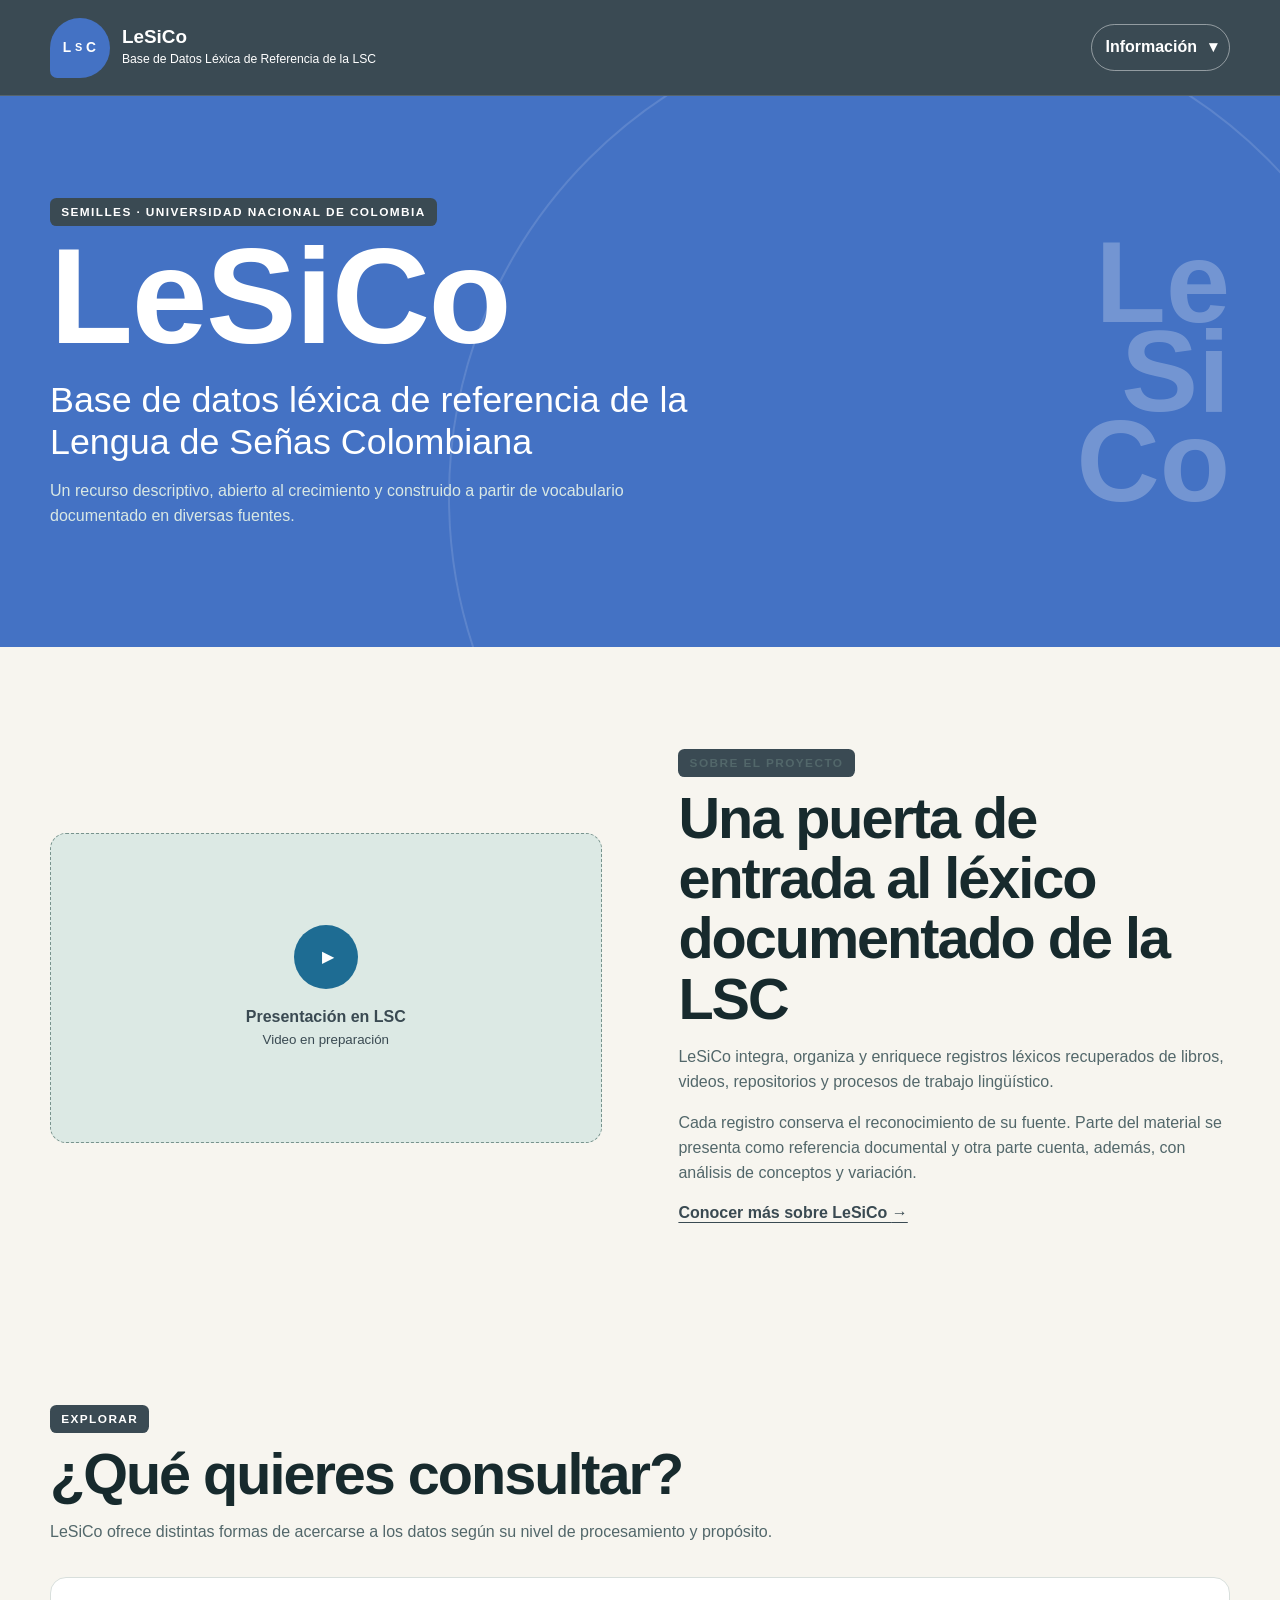
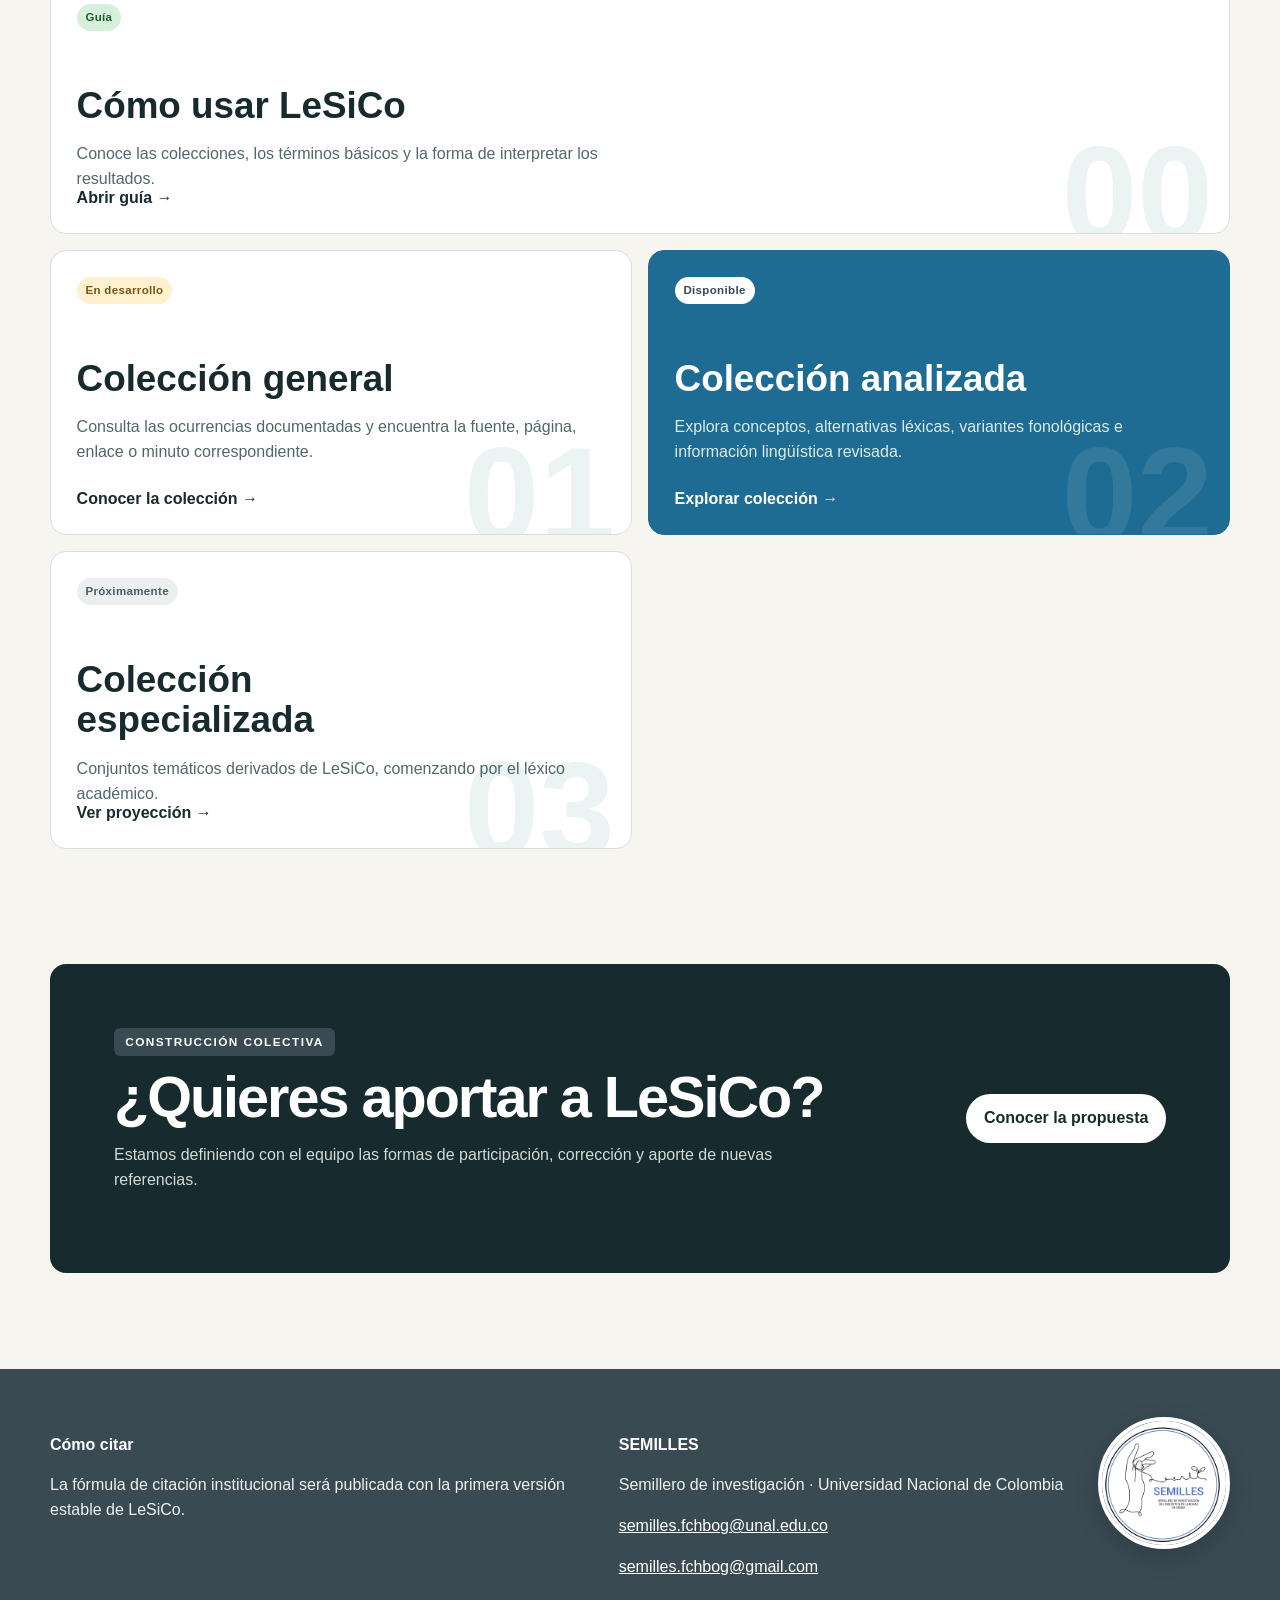
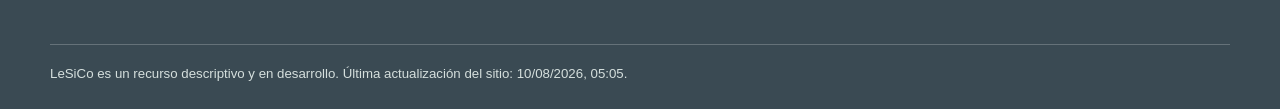
<file: index.html>
<!doctype html>
<html lang="es">
<head>
  <meta charset="utf-8">
  <meta name="viewport" content="width=device-width, initial-scale=1">
  <meta name="description" content="LeSiCo reúne y organiza vocabulario documentado de la Lengua de Señas Colombiana, con reconocimiento de sus fuentes.">
  <title>LeSiCo | Base de Datos Léxica de Referencia de la LSC</title>
  <link rel="icon" href="assets/images/favicon.svg" type="image/svg+xml">
  <link rel="stylesheet" href="assets/css/site.css">
  <script src="assets/js/site.js" defer></script>
</head>
<body>
  <a class="skip-link" href="#contenido">Saltar al contenido principal</a>

  <header class="site-header">
    <a class="brand" href="./" aria-label="Ir al inicio de LeSiCo">
      <span class="brand-mark" aria-hidden="true"><span class="brand-mark-char-highlight">L</span><span>S</span><span class="brand-mark-char-highlight">C</span></span>
      <span><strong>LeSiCo</strong><small>Base de Datos Léxica de Referencia de la LSC</small></span>
    </a>

    <details class="info-menu">
      <summary>Información</summary>
      <nav aria-label="Información del proyecto">
        <a href="acerca/">Acerca de LeSiCo</a>
        <a href="sistematizacion/">Sistematización en LeSiCo</a>
        <a href="reconocimiento-contacto/">Reconocimiento y contacto</a>
      </nav>
    </details>
  </header>

  <main id="contenido">
    <section class="hero" aria-labelledby="titulo-principal">
      <div class="hero-copy">
        <p class="eyebrow">SEMILLES · Universidad Nacional de Colombia</p>
        <h1 id="titulo-principal">LeSiCo</h1>
        <p class="hero-lead">Base de datos léxica de referencia de la Lengua de Señas Colombiana</p>
        <p>Un recurso descriptivo, abierto al crecimiento y construido a partir de vocabulario documentado en diversas fuentes.</p>
      </div>
      <div class="hero-pattern" aria-hidden="true"><span>Le</span><span>Si</span><span>Co</span></div>
    </section>

    <section class="presentation section-shell" aria-labelledby="presentacion-titulo">
      <div class="video-placeholder" role="img" aria-label="Espacio reservado para el video de presentación de LeSiCo en Lengua de Señas Colombiana">
        <span class="play-symbol" aria-hidden="true">▶</span>
        <strong>Presentación en LSC</strong>
        <small>Video en preparación</small>
      </div>
      <div class="prose">
        <p class="eyebrow">Sobre el proyecto</p>
        <h2 id="presentacion-titulo">Una puerta de entrada al léxico documentado de la LSC</h2>
        <p>LeSiCo integra, organiza y enriquece registros léxicos recuperados de libros, videos, repositorios y procesos de trabajo lingüístico.</p>
        <p>Cada registro conserva el reconocimiento de su fuente. Parte del material se presenta como referencia documental y otra parte cuenta, además, con análisis de conceptos y variación.</p>
        <a class="text-link" href="acerca/">Conocer más sobre LeSiCo <span aria-hidden="true">→</span></a>
      </div>
    </section>

    <section class="section-shell collection-section" aria-labelledby="colecciones-titulo">
      <div class="section-heading">
        <p class="eyebrow">Explorar</p>
        <h2 id="colecciones-titulo">¿Qué quieres consultar?</h2>
        <p>LeSiCo ofrece distintas formas de acercarse a los datos según su nivel de procesamiento y propósito.</p>
      </div>

      <div class="card-grid">
        <a class="portal-card guide-card" href="como-usar/">
          <span class="card-number" aria-hidden="true">00</span>
          <span class="status status-available">Guía</span>
          <h3>Cómo usar LeSiCo</h3>
          <p>Conoce las colecciones, los términos básicos y la forma de interpretar los resultados.</p>
          <span class="card-action">Abrir guía <span aria-hidden="true">→</span></span>
        </a>

        <a class="portal-card" href="colecciones/general/">
          <span class="card-number" aria-hidden="true">01</span>
          <span class="status status-building">En desarrollo</span>
          <h3>Colección general</h3>
          <p>Consulta las ocurrencias documentadas y encuentra la fuente, página, enlace o minuto correspondiente.</p>
          <span class="card-action">Conocer la colección <span aria-hidden="true">→</span></span>
        </a>

        <a class="portal-card featured" href="colecciones/analizada/">
          <span class="card-number" aria-hidden="true">02</span>
          <span class="status status-available">Disponible</span>
          <h3>Colección analizada</h3>
          <p>Explora conceptos, alternativas léxicas, variantes fonológicas e información lingüística revisada.</p>
          <span class="card-action">Explorar colección <span aria-hidden="true">→</span></span>
        </a>

        <a class="portal-card" href="colecciones/especializada/">
          <span class="card-number" aria-hidden="true">03</span>
          <span class="status status-soon">Próximamente</span>
          <h3>Colección especializada</h3>
          <p>Conjuntos temáticos derivados de LeSiCo, comenzando por el léxico académico.</p>
          <span class="card-action">Ver proyección <span aria-hidden="true">→</span></span>
        </a>
      </div>
    </section>

    <section class="contribute section-shell" aria-labelledby="aportar-titulo">
      <div>
        <p class="eyebrow">Construcción colectiva</p>
        <h2 id="aportar-titulo">¿Quieres aportar a LeSiCo?</h2>
        <p>Estamos definiendo con el equipo las formas de participación, corrección y aporte de nuevas referencias.</p>
      </div>
      <a class="button button-light" href="aportar/">Conocer la propuesta</a>
    </section>
  </main>

  <footer class="site-footer">
    <div>
      <p class="footer-title">Cómo citar</p>
      <p>La fórmula de citación institucional será publicada con la primera versión estable de LeSiCo.</p>
    </div>
    <div>
      <p class="footer-title">SEMILLES</p>
      <p>Semillero de investigación · Universidad Nacional de Colombia</p>
      <p><a href="mailto:semilles.fchbog@unal.edu.co">semilles.fchbog@unal.edu.co</a></p>
      <p><a href="mailto:semilles.fchbog@gmail.com">semilles.fchbog@gmail.com</a></p>
    </div>
    <img class="footer-logo" src="assets/images/semilles-logo.jpg" alt="SEMILLES, Semillero de Investigación de Lingüística de Lenguas de Señas">
    <p class="footer-bottom">LeSiCo es un recurso descriptivo y en desarrollo. Última actualización del sitio: <time datetime="2026-08-10T05:05:20-05:00">10/08/2026, 05:05</time>.</p>
  </footer>
</body>
</html>
</file>
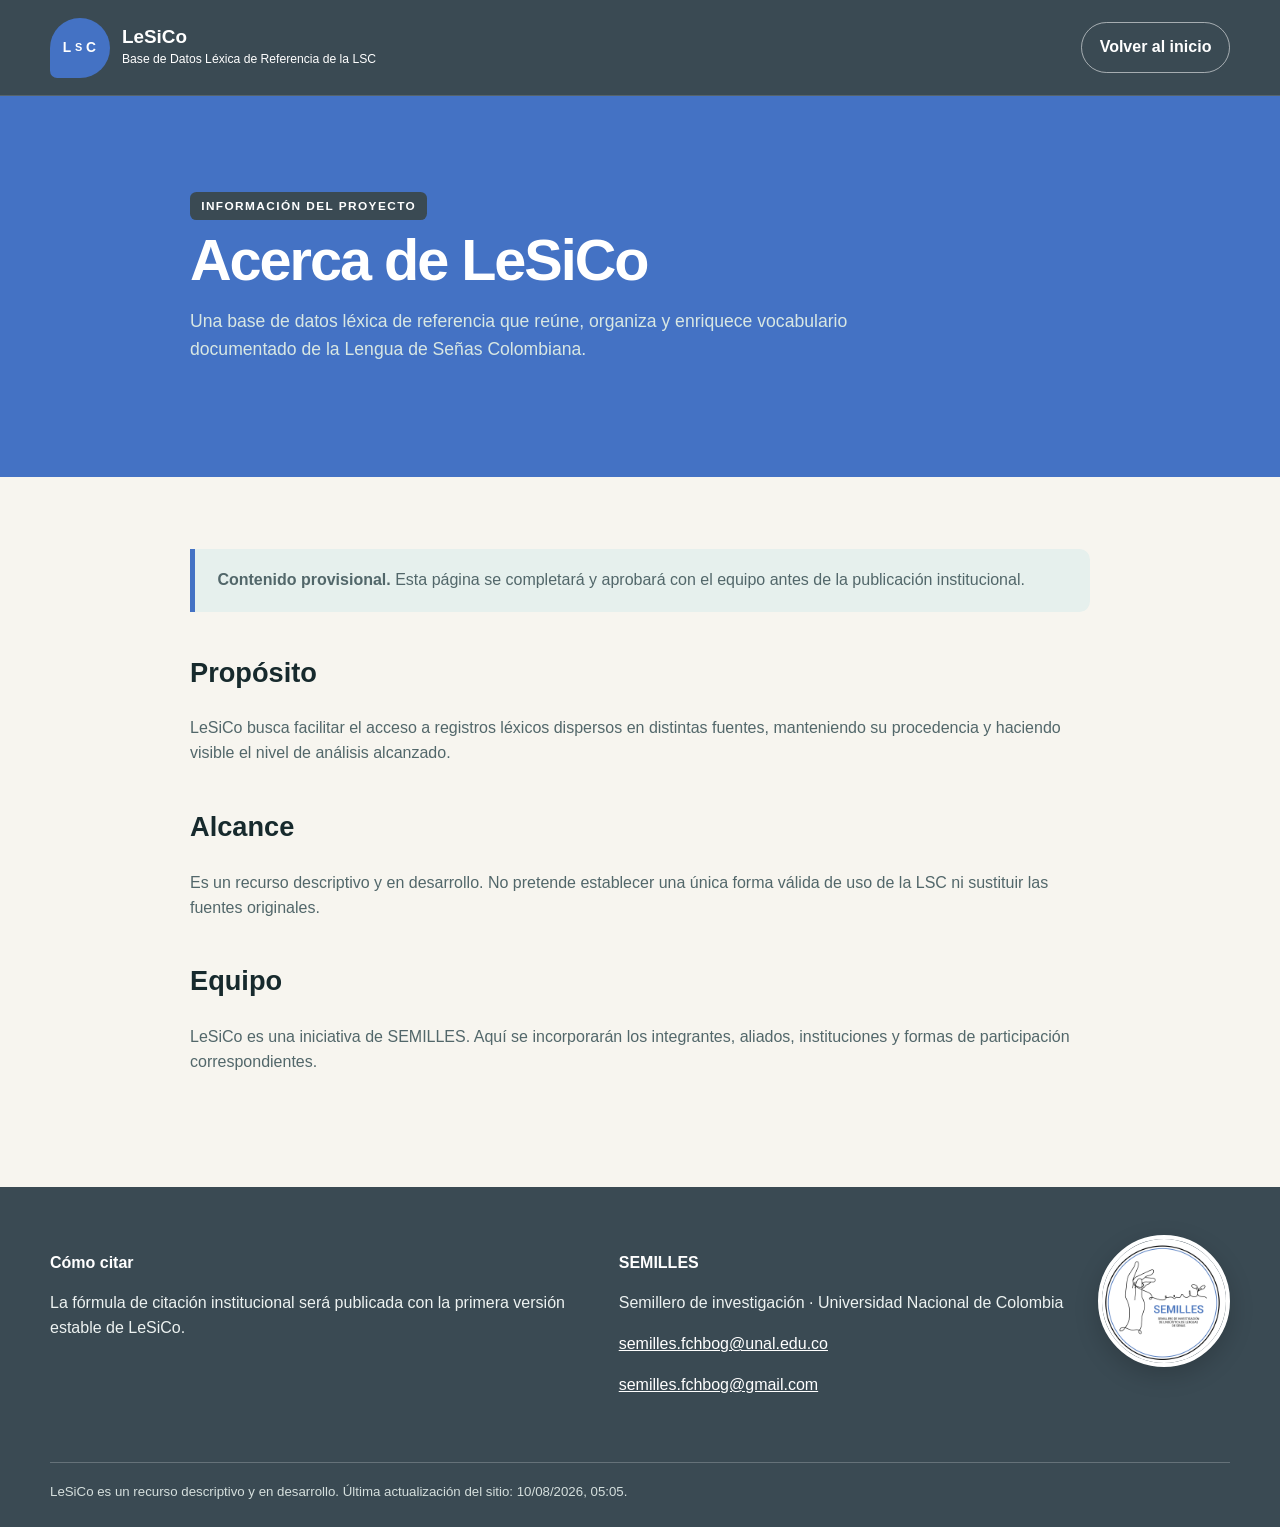
<file: acerca/index.html>
<!doctype html>
<html lang="es"><head>
  <meta charset="utf-8"><meta name="viewport" content="width=device-width, initial-scale=1">
  <meta name="description" content="Conoce el propósito, alcance y carácter descriptivo de LeSiCo.">
  <title>Acerca de LeSiCo</title><link rel="icon" href="../assets/images/favicon.svg" type="image/svg+xml"><link rel="stylesheet" href="../assets/css/site.css"><script src="../assets/js/site.js" defer></script>
</head><body>
  <a class="skip-link" href="#contenido">Saltar al contenido principal</a>
  <header class="site-header"><a class="brand" href="../"><span class="brand-mark" aria-hidden="true"><span class="brand-mark-char-highlight">L</span><span>S</span><span class="brand-mark-char-highlight">C</span></span><span><strong>LeSiCo</strong><small>Base de Datos Léxica de Referencia de la LSC</small></span></a><a class="button button-outline" href="../">Volver al inicio</a></header>
  <main id="contenido">
    <header class="page-hero"><p class="eyebrow">Información del proyecto</p><h1>Acerca de LeSiCo</h1><p>Una base de datos léxica de referencia que reúne, organiza y enriquece vocabulario documentado de la Lengua de Señas Colombiana.</p></header>
    <article class="page-content">
      <p class="notice"><strong>Contenido provisional.</strong> Esta página se completará y aprobará con el equipo antes de la publicación institucional.</p>
      <h2>Propósito</h2><p>LeSiCo busca facilitar el acceso a registros léxicos dispersos en distintas fuentes, manteniendo su procedencia y haciendo visible el nivel de análisis alcanzado.</p>
      <h2>Alcance</h2><p>Es un recurso descriptivo y en desarrollo. No pretende establecer una única forma válida de uso de la LSC ni sustituir las fuentes originales.</p>
      <h2>Equipo</h2><p>LeSiCo es una iniciativa de SEMILLES. Aquí se incorporarán los integrantes, aliados, instituciones y formas de participación correspondientes.</p>
    </article>
  </main>
  <footer class="site-footer">
    <div><p class="footer-title">Cómo citar</p><p>La fórmula de citación institucional será publicada con la primera versión estable de LeSiCo.</p></div>
    <div><p class="footer-title">SEMILLES</p><p>Semillero de investigación · Universidad Nacional de Colombia</p><p><a href="mailto:semilles.fchbog@unal.edu.co">semilles.fchbog@unal.edu.co</a></p><p><a href="mailto:semilles.fchbog@gmail.com">semilles.fchbog@gmail.com</a></p></div>
    <img class="footer-logo" src="../assets/images/semilles-logo.jpg" alt="SEMILLES, Semillero de Investigación de Lingüística de Lenguas de Señas">
    <p class="footer-bottom">LeSiCo es un recurso descriptivo y en desarrollo. Última actualización del sitio: <time datetime="2026-08-10T05:05:20-05:00">10/08/2026, 05:05</time>.</p>
  </footer>
</body></html>
</file>
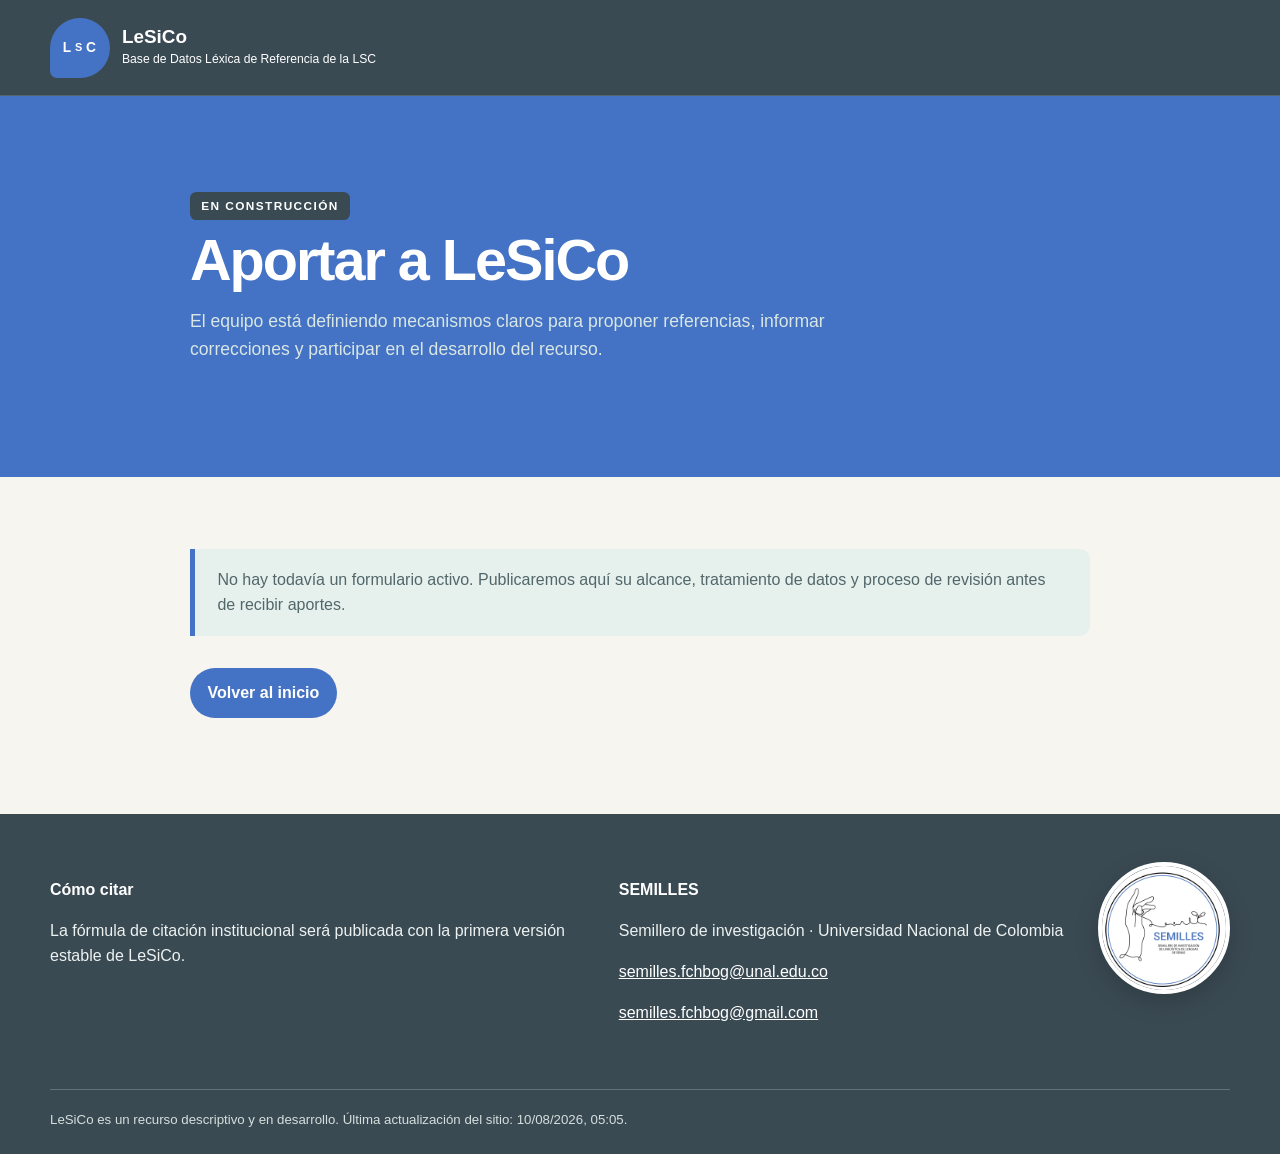
<file: aportar/index.html>
<!doctype html>
<html lang="es"><head>
  <meta charset="utf-8"><meta name="viewport" content="width=device-width, initial-scale=1">
  <meta name="description" content="Próxima propuesta de participación y aportes a LeSiCo.">
  <title>Aportar a LeSiCo</title><link rel="icon" href="../assets/images/favicon.svg" type="image/svg+xml"><link rel="stylesheet" href="../assets/css/site.css"><script src="../assets/js/site.js" defer></script>
</head><body>
  <header class="site-header"><a class="brand" href="../"><span class="brand-mark" aria-hidden="true"><span class="brand-mark-char-highlight">L</span><span>S</span><span class="brand-mark-char-highlight">C</span></span><span><strong>LeSiCo</strong><small>Base de Datos Léxica de Referencia de la LSC</small></span></a></header>
  <main id="contenido"><header class="page-hero"><p class="eyebrow">En construcción</p><h1>Aportar a LeSiCo</h1><p>El equipo está definiendo mecanismos claros para proponer referencias, informar correcciones y participar en el desarrollo del recurso.</p></header><div class="page-content"><p class="notice">No hay todavía un formulario activo. Publicaremos aquí su alcance, tratamiento de datos y proceso de revisión antes de recibir aportes.</p><div class="page-actions"><a class="button button-primary" href="../">Volver al inicio</a></div></div></main>
  <footer class="site-footer">
    <div><p class="footer-title">Cómo citar</p><p>La fórmula de citación institucional será publicada con la primera versión estable de LeSiCo.</p></div>
    <div><p class="footer-title">SEMILLES</p><p>Semillero de investigación · Universidad Nacional de Colombia</p><p><a href="mailto:semilles.fchbog@unal.edu.co">semilles.fchbog@unal.edu.co</a></p><p><a href="mailto:semilles.fchbog@gmail.com">semilles.fchbog@gmail.com</a></p></div>
    <img class="footer-logo" src="../assets/images/semilles-logo.jpg" alt="SEMILLES, Semillero de Investigación de Lingüística de Lenguas de Señas">
    <p class="footer-bottom">LeSiCo es un recurso descriptivo y en desarrollo. Última actualización del sitio: <time datetime="2026-08-10T05:05:20-05:00">10/08/2026, 05:05</time>.</p>
  </footer>
</body></html>
</file>
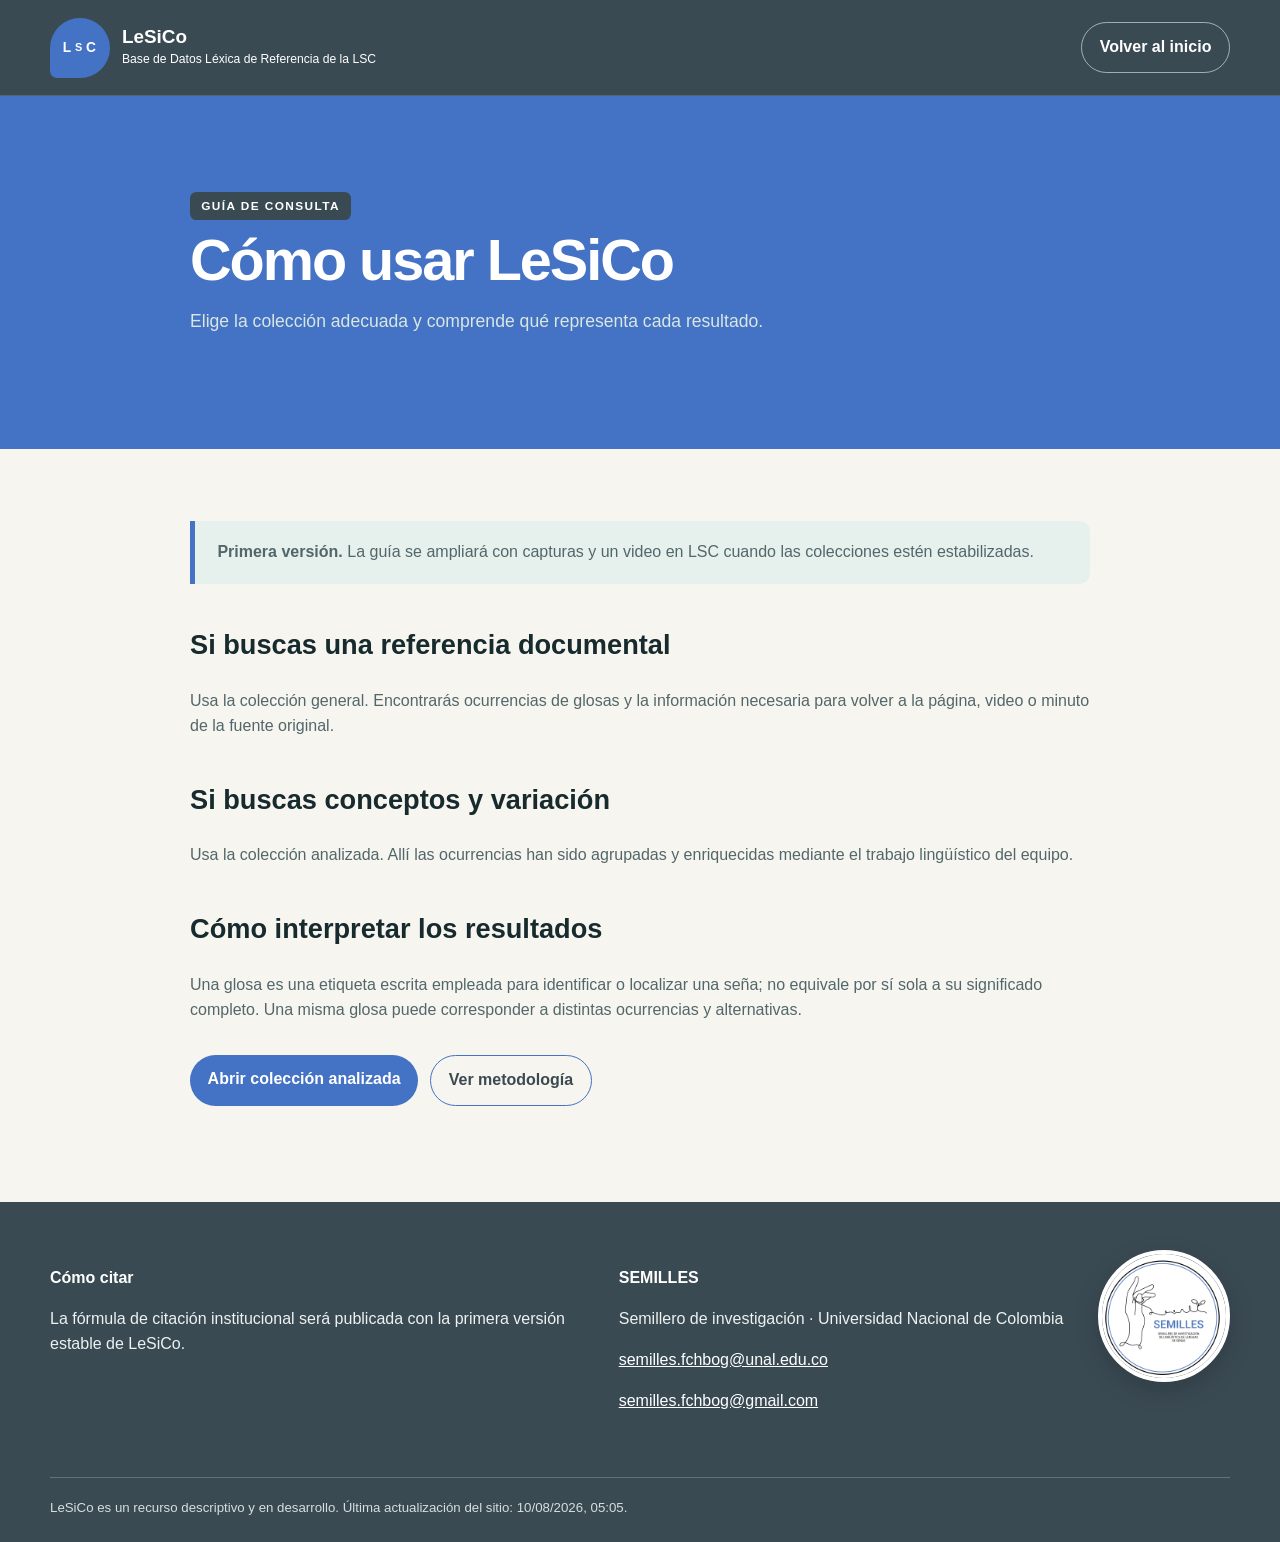
<file: como-usar/index.html>
<!doctype html>
<html lang="es"><head>
  <meta charset="utf-8"><meta name="viewport" content="width=device-width, initial-scale=1">
  <meta name="description" content="Guía inicial para consultar las colecciones de LeSiCo.">
  <title>Cómo usar LeSiCo</title><link rel="icon" href="../assets/images/favicon.svg" type="image/svg+xml"><link rel="stylesheet" href="../assets/css/site.css"><script src="../assets/js/site.js" defer></script>
</head><body>
  <a class="skip-link" href="#contenido">Saltar al contenido principal</a>
  <header class="site-header"><a class="brand" href="../"><span class="brand-mark" aria-hidden="true"><span class="brand-mark-char-highlight">L</span><span>S</span><span class="brand-mark-char-highlight">C</span></span><span><strong>LeSiCo</strong><small>Base de Datos Léxica de Referencia de la LSC</small></span></a><a class="button button-outline" href="../">Volver al inicio</a></header>
  <main id="contenido">
    <header class="page-hero"><p class="eyebrow">Guía de consulta</p><h1>Cómo usar LeSiCo</h1><p>Elige la colección adecuada y comprende qué representa cada resultado.</p></header>
    <article class="page-content">
      <p class="notice"><strong>Primera versión.</strong> La guía se ampliará con capturas y un video en LSC cuando las colecciones estén estabilizadas.</p>
      <h2>Si buscas una referencia documental</h2><p>Usa la colección general. Encontrarás ocurrencias de glosas y la información necesaria para volver a la página, video o minuto de la fuente original.</p>
      <h2>Si buscas conceptos y variación</h2><p>Usa la colección analizada. Allí las ocurrencias han sido agrupadas y enriquecidas mediante el trabajo lingüístico del equipo.</p>
      <h2>Cómo interpretar los resultados</h2><p>Una glosa es una etiqueta escrita empleada para identificar o localizar una seña; no equivale por sí sola a su significado completo. Una misma glosa puede corresponder a distintas ocurrencias y alternativas.</p>
      <div class="page-actions"><a class="button button-primary" href="../colecciones/analizada/">Abrir colección analizada</a><a class="button button-outline" href="../sistematizacion/">Ver metodología</a></div>
    </article>
  </main>
  <footer class="site-footer">
    <div><p class="footer-title">Cómo citar</p><p>La fórmula de citación institucional será publicada con la primera versión estable de LeSiCo.</p></div>
    <div><p class="footer-title">SEMILLES</p><p>Semillero de investigación · Universidad Nacional de Colombia</p><p><a href="mailto:semilles.fchbog@unal.edu.co">semilles.fchbog@unal.edu.co</a></p><p><a href="mailto:semilles.fchbog@gmail.com">semilles.fchbog@gmail.com</a></p></div>
    <img class="footer-logo" src="../assets/images/semilles-logo.jpg" alt="SEMILLES, Semillero de Investigación de Lingüística de Lenguas de Señas">
    <p class="footer-bottom">LeSiCo es un recurso descriptivo y en desarrollo. Última actualización del sitio: <time datetime="2026-08-10T05:05:20-05:00">10/08/2026, 05:05</time>.</p>
  </footer>
</body></html>
</file>
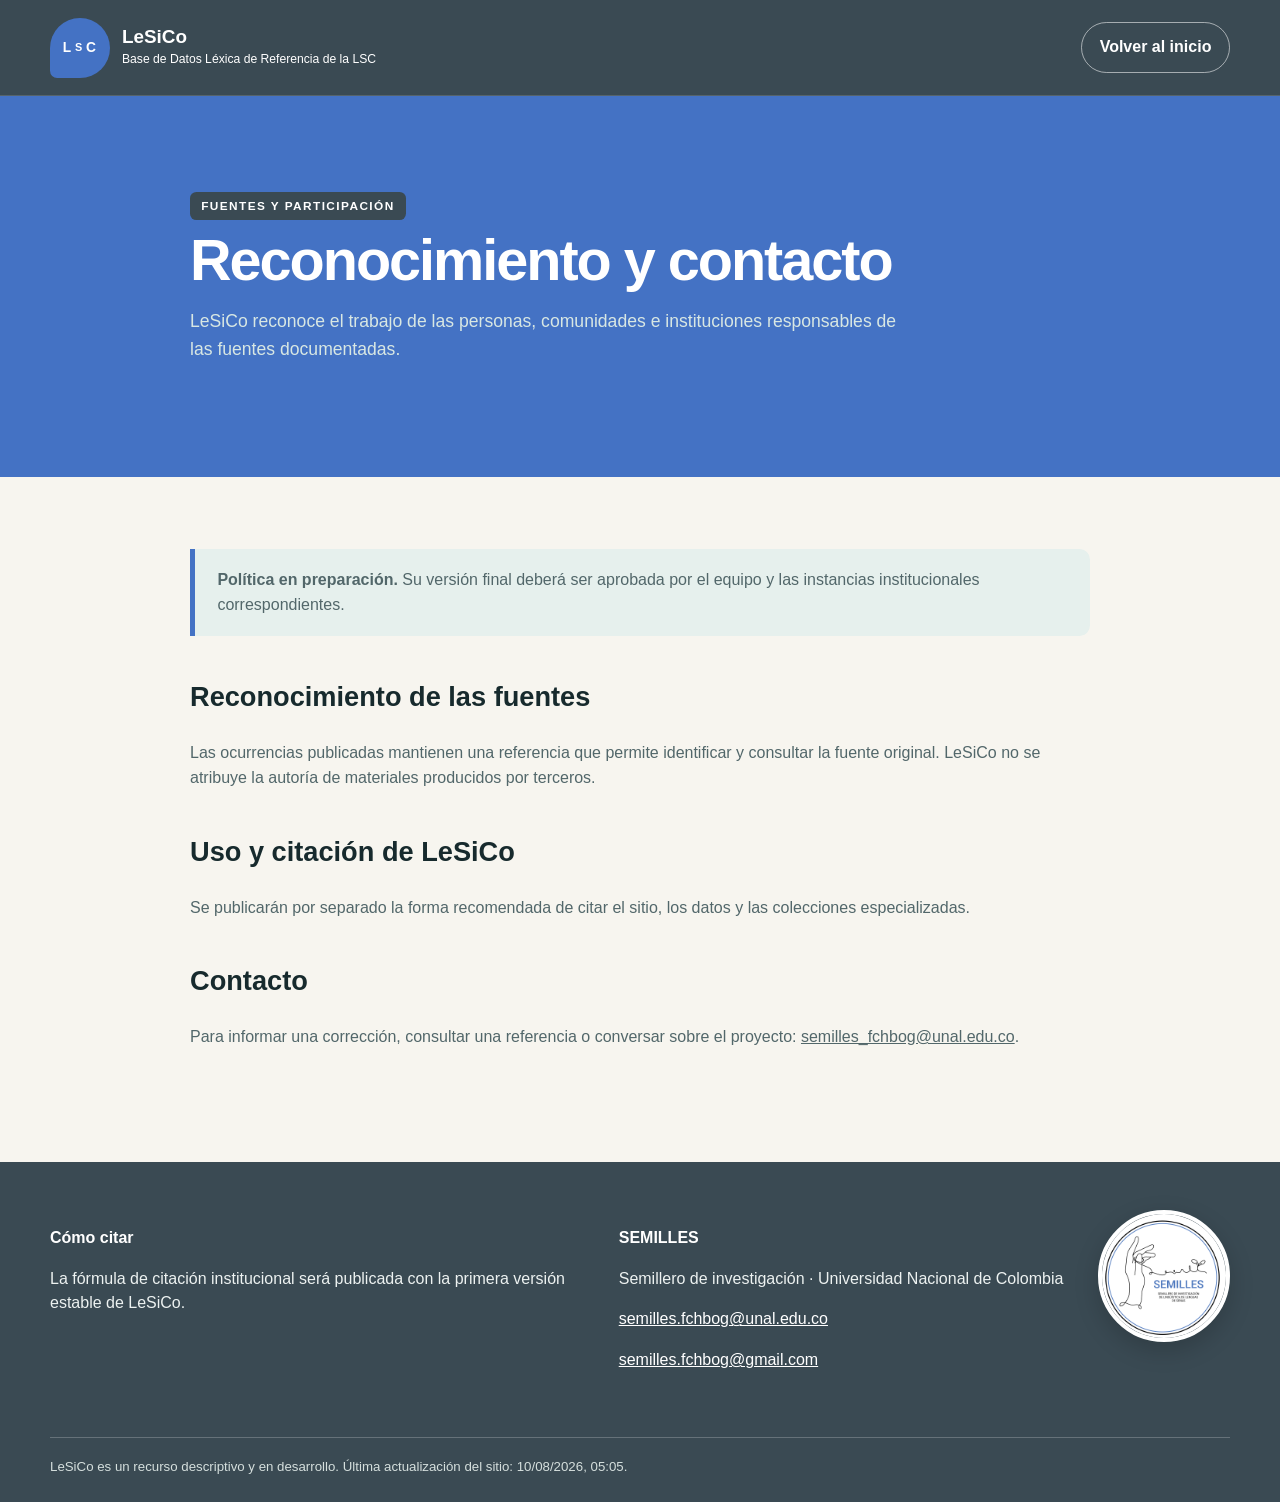
<file: reconocimiento-contacto/index.html>
<!doctype html>
<html lang="es"><head>
  <meta charset="utf-8"><meta name="viewport" content="width=device-width, initial-scale=1">
  <meta name="description" content="Política de reconocimiento, citación y contacto de LeSiCo.">
  <title>Reconocimiento y contacto | LeSiCo</title><link rel="icon" href="../assets/images/favicon.svg" type="image/svg+xml"><link rel="stylesheet" href="../assets/css/site.css"><script src="../assets/js/site.js" defer></script>
</head><body>
  <a class="skip-link" href="#contenido">Saltar al contenido principal</a>
  <header class="site-header"><a class="brand" href="../"><span class="brand-mark" aria-hidden="true"><span class="brand-mark-char-highlight">L</span><span>S</span><span class="brand-mark-char-highlight">C</span></span><span><strong>LeSiCo</strong><small>Base de Datos Léxica de Referencia de la LSC</small></span></a><a class="button button-outline" href="../">Volver al inicio</a></header>
  <main id="contenido">
    <header class="page-hero"><p class="eyebrow">Fuentes y participación</p><h1>Reconocimiento y contacto</h1><p>LeSiCo reconoce el trabajo de las personas, comunidades e instituciones responsables de las fuentes documentadas.</p></header>
    <article class="page-content">
      <p class="notice"><strong>Política en preparación.</strong> Su versión final deberá ser aprobada por el equipo y las instancias institucionales correspondientes.</p>
      <h2>Reconocimiento de las fuentes</h2><p>Las ocurrencias publicadas mantienen una referencia que permite identificar y consultar la fuente original. LeSiCo no se atribuye la autoría de materiales producidos por terceros.</p>
      <h2>Uso y citación de LeSiCo</h2><p>Se publicarán por separado la forma recomendada de citar el sitio, los datos y las colecciones especializadas.</p>
      <h2>Contacto</h2><p>Para informar una corrección, consultar una referencia o conversar sobre el proyecto: <a href="mailto:semilles_fchbog@unal.edu.co">semilles_fchbog@unal.edu.co</a>.</p>
    </article>
  </main>
  <footer class="site-footer">
    <div><p class="footer-title">Cómo citar</p><p>La fórmula de citación institucional será publicada con la primera versión estable de LeSiCo.</p></div>
    <div><p class="footer-title">SEMILLES</p><p>Semillero de investigación · Universidad Nacional de Colombia</p><p><a href="mailto:semilles.fchbog@unal.edu.co">semilles.fchbog@unal.edu.co</a></p><p><a href="mailto:semilles.fchbog@gmail.com">semilles.fchbog@gmail.com</a></p></div>
    <img class="footer-logo" src="../assets/images/semilles-logo.jpg" alt="SEMILLES, Semillero de Investigación de Lingüística de Lenguas de Señas">
    <p class="footer-bottom">LeSiCo es un recurso descriptivo y en desarrollo. Última actualización del sitio: <time datetime="2026-08-10T05:05:20-05:00">10/08/2026, 05:05</time>.</p>
  </footer>
</body></html>
</file>
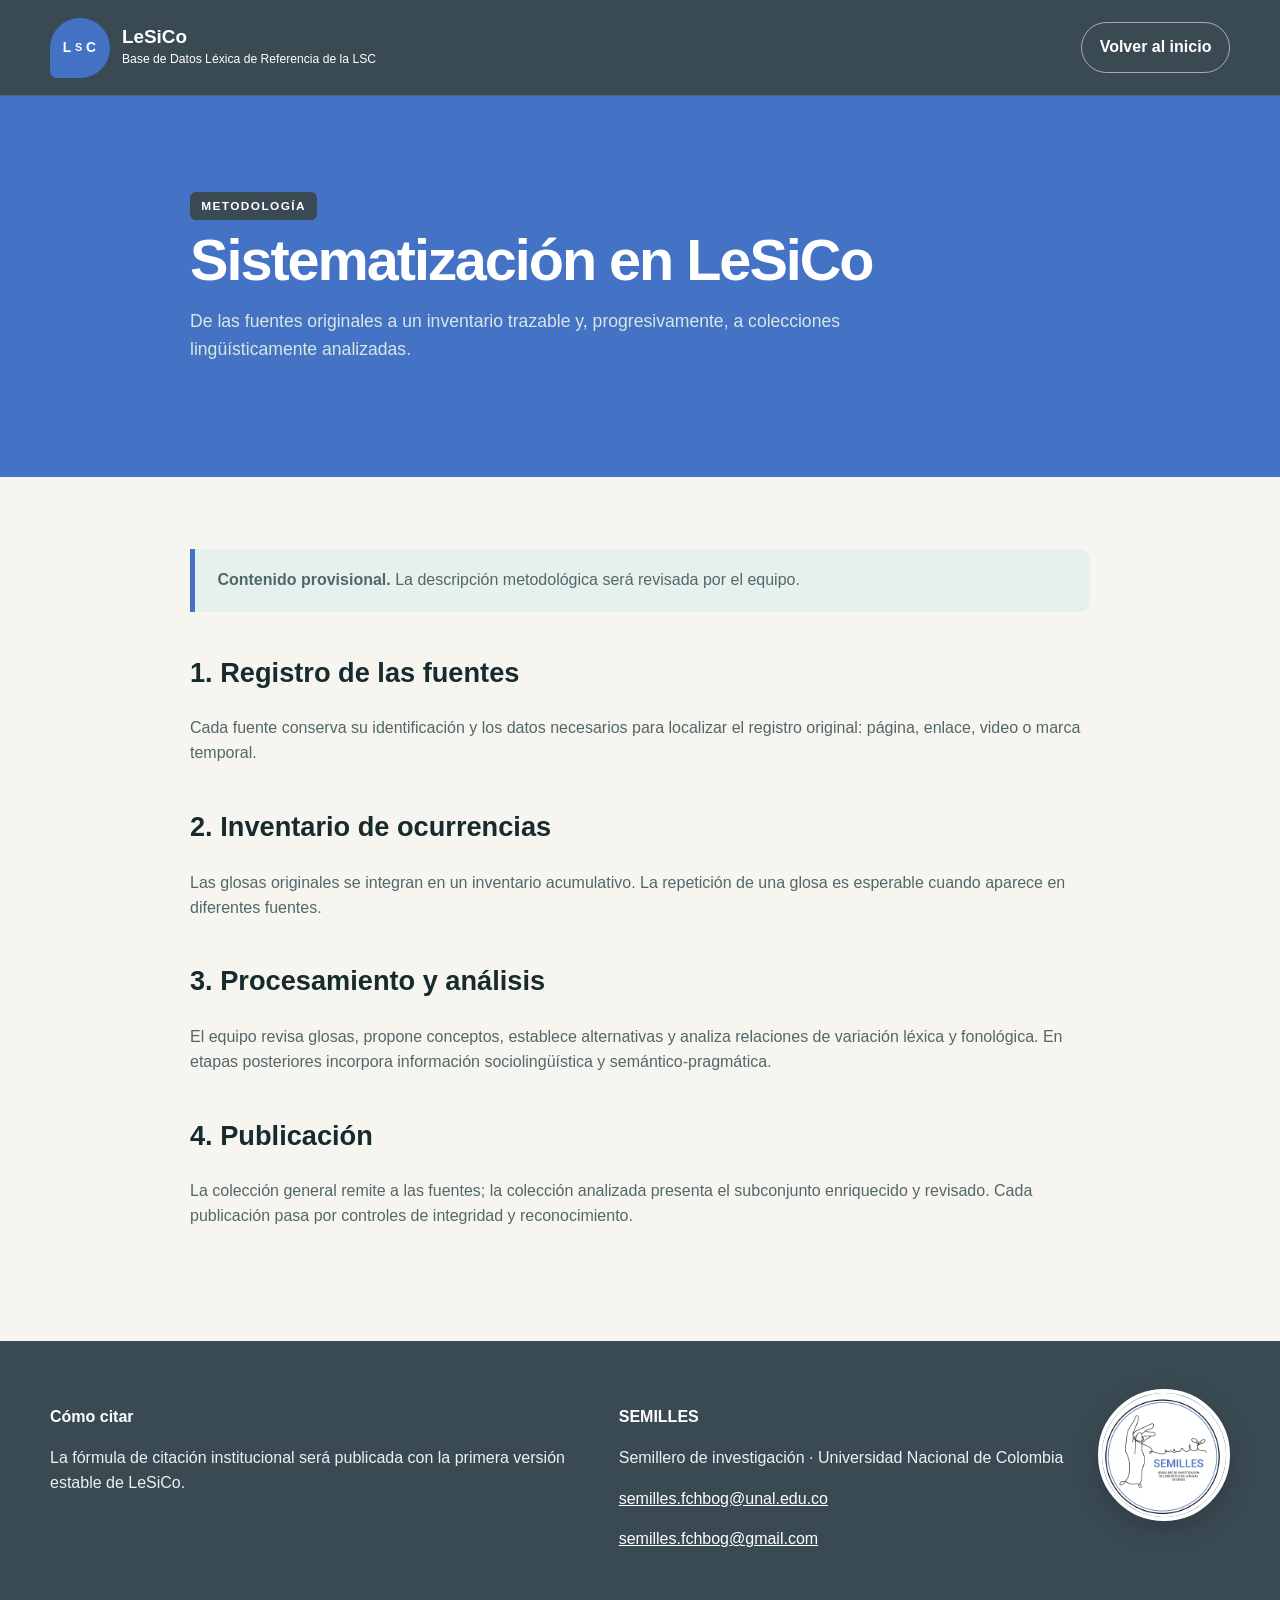
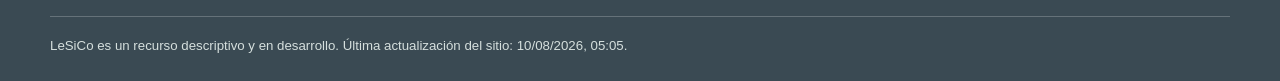
<file: sistematizacion/index.html>
<!doctype html>
<html lang="es"><head>
  <meta charset="utf-8"><meta name="viewport" content="width=device-width, initial-scale=1">
  <meta name="description" content="Conoce cómo se recopilan, procesan, analizan y publican los datos de LeSiCo.">
  <title>Sistematización en LeSiCo</title><link rel="icon" href="../assets/images/favicon.svg" type="image/svg+xml"><link rel="stylesheet" href="../assets/css/site.css"><script src="../assets/js/site.js" defer></script>
</head><body>
  <a class="skip-link" href="#contenido">Saltar al contenido principal</a>
  <header class="site-header"><a class="brand" href="../"><span class="brand-mark" aria-hidden="true"><span class="brand-mark-char-highlight">L</span><span>S</span><span class="brand-mark-char-highlight">C</span></span><span><strong>LeSiCo</strong><small>Base de Datos Léxica de Referencia de la LSC</small></span></a><a class="button button-outline" href="../">Volver al inicio</a></header>
  <main id="contenido">
    <header class="page-hero"><p class="eyebrow">Metodología</p><h1>Sistematización en LeSiCo</h1><p>De las fuentes originales a un inventario trazable y, progresivamente, a colecciones lingüísticamente analizadas.</p></header>
    <article class="page-content">
      <p class="notice"><strong>Contenido provisional.</strong> La descripción metodológica será revisada por el equipo.</p>
      <h2>1. Registro de las fuentes</h2><p>Cada fuente conserva su identificación y los datos necesarios para localizar el registro original: página, enlace, video o marca temporal.</p>
      <h2>2. Inventario de ocurrencias</h2><p>Las glosas originales se integran en un inventario acumulativo. La repetición de una glosa es esperable cuando aparece en diferentes fuentes.</p>
      <h2>3. Procesamiento y análisis</h2><p>El equipo revisa glosas, propone conceptos, establece alternativas y analiza relaciones de variación léxica y fonológica. En etapas posteriores incorpora información sociolingüística y semántico-pragmática.</p>
      <h2>4. Publicación</h2><p>La colección general remite a las fuentes; la colección analizada presenta el subconjunto enriquecido y revisado. Cada publicación pasa por controles de integridad y reconocimiento.</p>
    </article>
  </main>
  <footer class="site-footer">
    <div><p class="footer-title">Cómo citar</p><p>La fórmula de citación institucional será publicada con la primera versión estable de LeSiCo.</p></div>
    <div><p class="footer-title">SEMILLES</p><p>Semillero de investigación · Universidad Nacional de Colombia</p><p><a href="mailto:semilles.fchbog@unal.edu.co">semilles.fchbog@unal.edu.co</a></p><p><a href="mailto:semilles.fchbog@gmail.com">semilles.fchbog@gmail.com</a></p></div>
    <img class="footer-logo" src="../assets/images/semilles-logo.jpg" alt="SEMILLES, Semillero de Investigación de Lingüística de Lenguas de Señas">
    <p class="footer-bottom">LeSiCo es un recurso descriptivo y en desarrollo. Última actualización del sitio: <time datetime="2026-08-10T05:05:20-05:00">10/08/2026, 05:05</time>.</p>
  </footer>
</body></html>
</file>
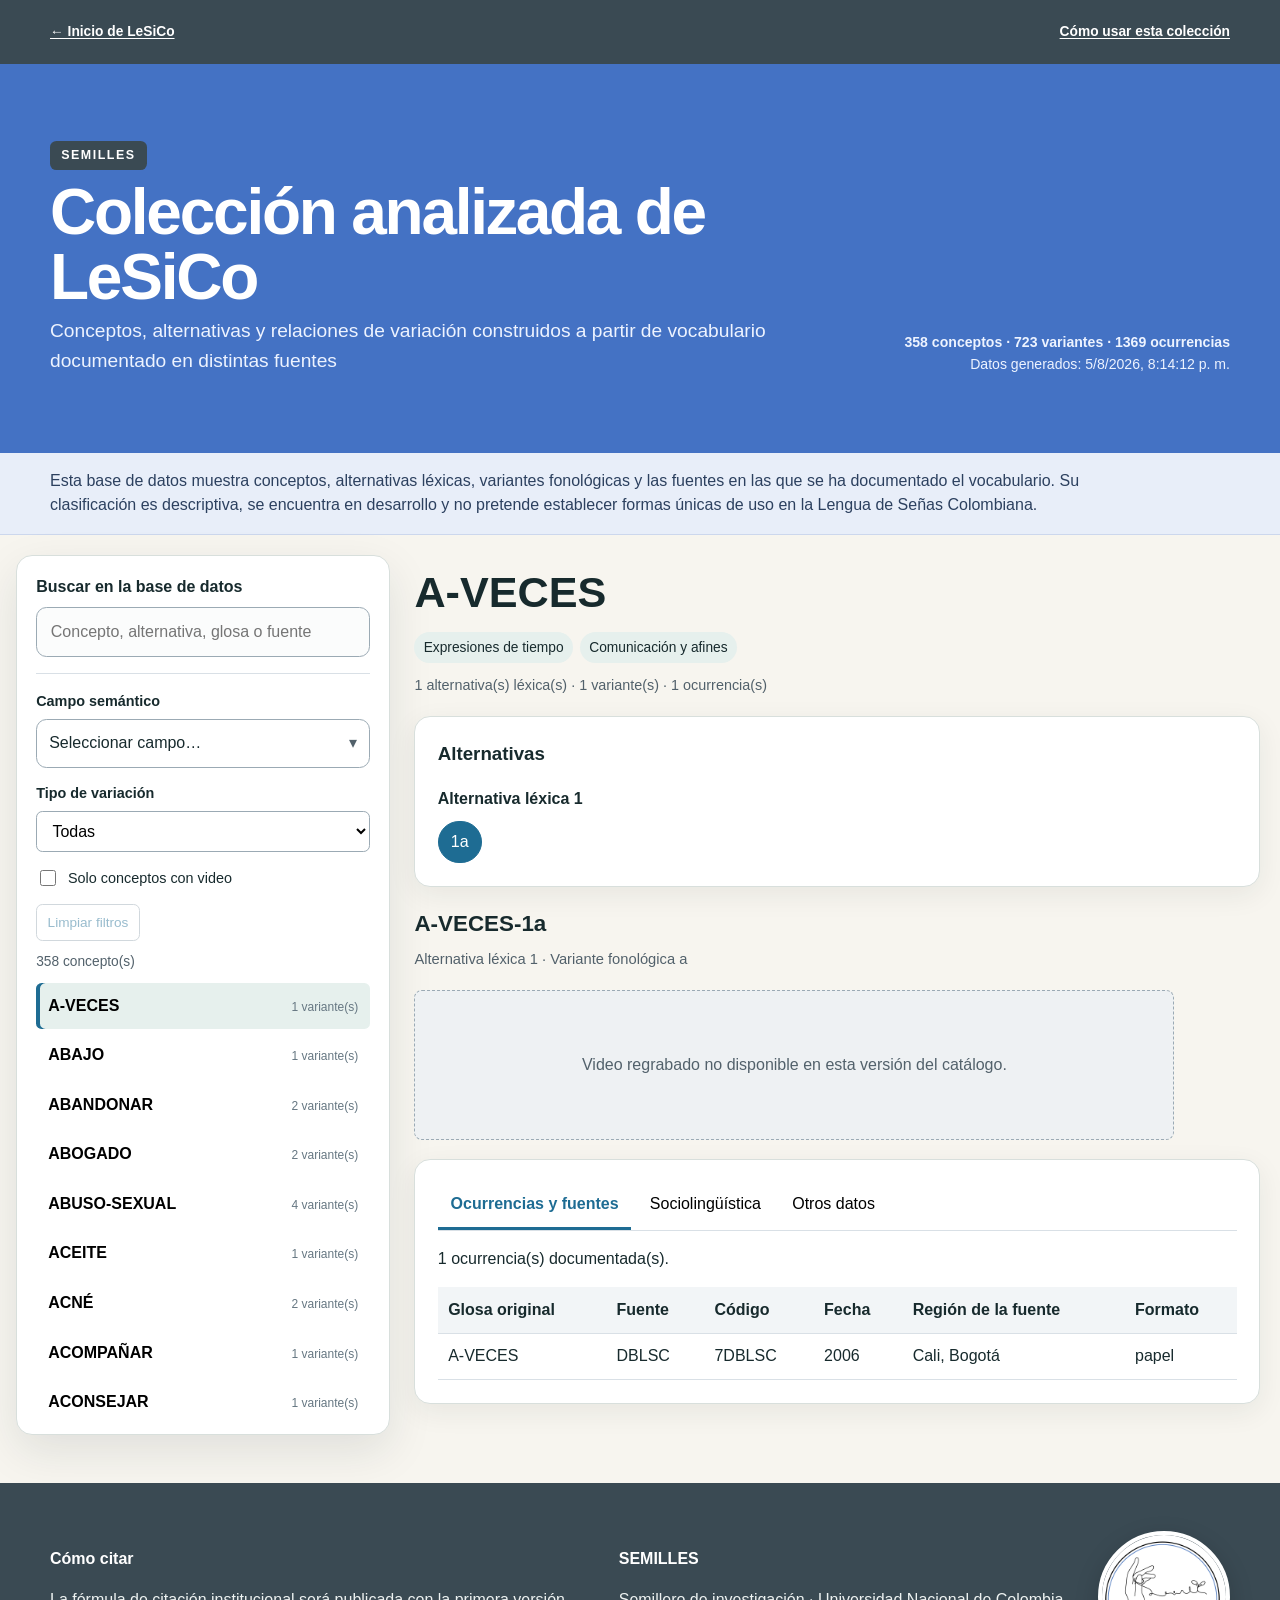
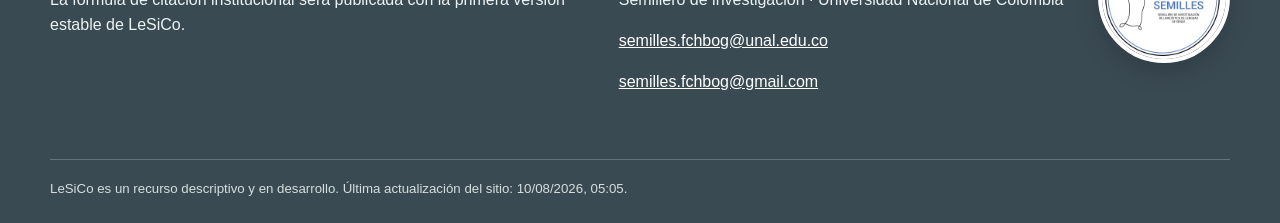
<file: colecciones/analizada/index.html>
<!doctype html>
<html lang="es">
<head>
  <meta charset="utf-8">
  <meta name="viewport" content="width=device-width, initial-scale=1">
  <meta name="description" content="Colección analizada de LeSiCo: conceptos, alternativas léxicas, variantes fonológicas y fuentes documentadas de la LSC.">
  <title>Colección analizada | LeSiCo</title>
  <link rel="icon" href="../../assets/images/favicon.svg" type="image/svg+xml">
  <link rel="stylesheet" href="estilos.css">
</head>
<body>
  <a class="skip-link" href="#buscador">Saltar a la búsqueda</a>
  <nav class="barra-portal" aria-label="Navegación de LeSiCo">
    <a href="../../">← Inicio de LeSiCo</a>
    <a href="../../como-usar/">Cómo usar esta colección</a>
  </nav>
  <header class="encabezado">
    <div>
      <p class="sobrelinea">SEMILLES</p>
      <h1>Colección analizada de LeSiCo</h1>
      <p class="subtitulo">Conceptos, alternativas y relaciones de variación construidos a partir de vocabulario documentado en distintas fuentes</p>
    </div>
    <div class="metadatos-catalogo">
      <p id="resumen-catalogo" class="resumen-catalogo"></p>
      <p id="fecha-actualizacion" class="fecha"></p>
    </div>
  </header>

  <section class="nota-metodologica" aria-label="Sobre la base de datos">
    <p>
      Esta base de datos muestra conceptos, alternativas léxicas, variantes fonológicas y
      las fuentes en las que se ha documentado el vocabulario. Su clasificación es
      descriptiva, se encuentra en desarrollo y no pretende establecer formas únicas de uso
      en la Lengua de Señas Colombiana.
    </p>
  </section>

  <main class="aplicacion">
    <aside class="panel-conceptos" aria-label="Conceptos">
      <label for="buscador" class="etiqueta-buscador">Buscar en la base de datos</label>
      <input
        id="buscador"
        class="buscador"
        type="search"
        placeholder="Concepto, alternativa, glosa o fuente"
        autocomplete="off"
      >

      <section class="filtros" aria-label="Filtros de la base de datos">
        <div class="grupo-filtro">
          <span class="etiqueta-filtro">Campo semántico</span>
          <details id="selector-campos" class="selector-campos">
            <summary id="resumen-campos">Seleccionar campo…</summary>
            <div class="menu-campos">
              <label for="buscador-campos" class="etiqueta-busqueda-campos">Buscar campo semántico</label>
              <input
                id="buscador-campos"
                class="buscador-campos"
                type="search"
                placeholder="Escribir para filtrar"
                autocomplete="off"
              >
              <div
                id="lista-campos"
                class="lista-campos"
                role="group"
                aria-label="Campos semánticos disponibles"
              ></div>
            </div>
          </details>
          <div id="campos-seleccionados" class="campos-seleccionados" aria-live="polite"></div>
        </div>

        <div class="grupo-filtro">
          <label for="filtro-variacion" class="etiqueta-filtro">Tipo de variación</label>
          <select id="filtro-variacion" class="selector-variacion">
            <option value="todas">Todas</option>
            <option value="sin_variacion">Sin variación registrada</option>
            <option value="solo_lexica">Solo variación léxica</option>
            <option value="solo_fonologica">Solo variación fonológica</option>
            <option value="lexica_y_fonologica">Variación léxica y fonológica</option>
          </select>
        </div>

        <label class="filtro-casilla" for="filtro-video">
          <input id="filtro-video" type="checkbox">
          <span>Solo conceptos con video</span>
        </label>

        <button id="limpiar-filtros" class="limpiar-filtros" type="button" disabled>
          Limpiar filtros
        </button>
      </section>

      <p id="contador-resultados" class="contador"></p>
      <nav id="lista-conceptos" class="lista-conceptos"></nav>
    </aside>

    <section id="panel-detalle" class="panel-detalle" aria-live="polite">
      <div class="estado-inicial">
        <h2>Cargando base de datos…</h2>
      </div>
    </section>
  </main>

  <footer class="site-footer">
    <div><p class="footer-title">Cómo citar</p><p>La fórmula de citación institucional será publicada con la primera versión estable de LeSiCo.</p></div>
    <div><p class="footer-title">SEMILLES</p><p>Semillero de investigación · Universidad Nacional de Colombia</p><p><a href="mailto:semilles.fchbog@unal.edu.co">semilles.fchbog@unal.edu.co</a></p><p><a href="mailto:semilles.fchbog@gmail.com">semilles.fchbog@gmail.com</a></p></div>
    <img class="footer-logo" src="../../assets/images/semilles-logo.jpg" alt="SEMILLES, Semillero de Investigación de Lingüística de Lenguas de Señas">
    <p class="footer-bottom">LeSiCo es un recurso descriptivo y en desarrollo. Última actualización del sitio: <time datetime="2026-08-10T05:05:20-05:00">10/08/2026, 05:05</time>.</p>
  </footer>

  <template id="plantilla-error">
    <div class="mensaje-error">
      <h2>No fue posible cargar la base de datos</h2>
      <p></p>
    </div>
  </template>

  <script src="aplicacion.js" defer></script>
</body>
</html>
</file>
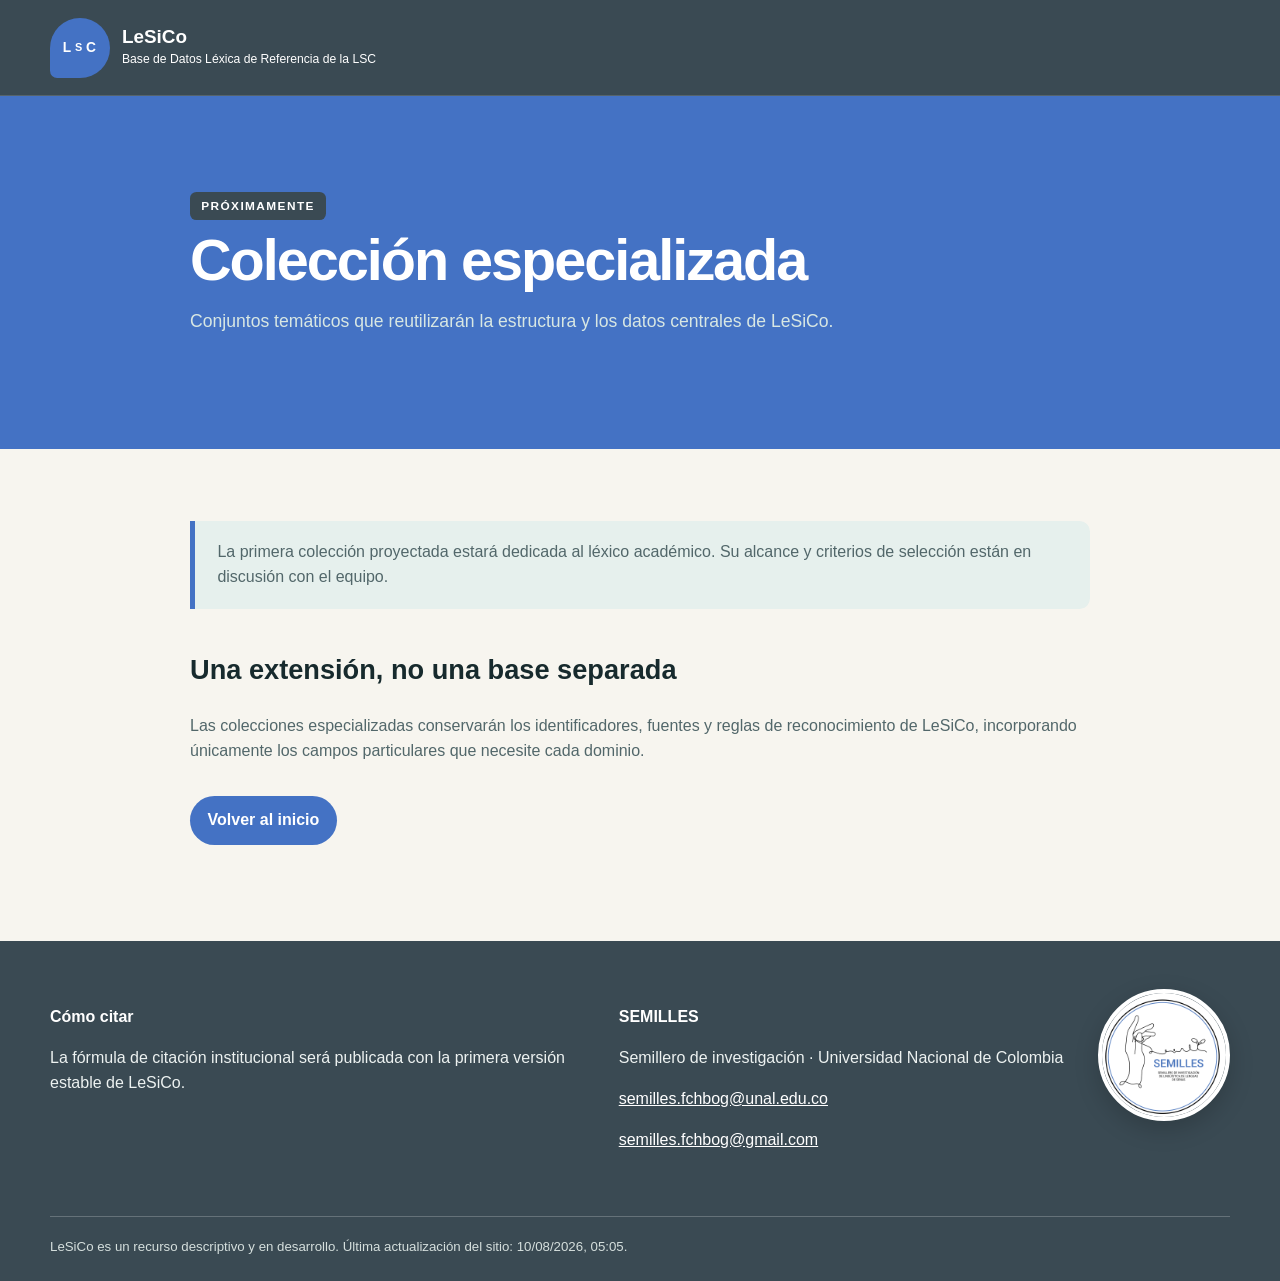
<file: colecciones/especializada/index.html>
<!doctype html>
<html lang="es"><head>
  <meta charset="utf-8"><meta name="viewport" content="width=device-width, initial-scale=1">
  <meta name="description" content="Próximas colecciones temáticas y especializadas de LeSiCo.">
  <title>Colección especializada | LeSiCo</title><link rel="icon" href="../../assets/images/favicon.svg" type="image/svg+xml"><link rel="stylesheet" href="../../assets/css/site.css"><script src="../../assets/js/site.js" defer></script>
</head><body>
  <header class="site-header"><a class="brand" href="../../"><span class="brand-mark" aria-hidden="true"><span class="brand-mark-char-highlight">L</span><span>S</span><span class="brand-mark-char-highlight">C</span></span><span><strong>LeSiCo</strong><small>Base de Datos Léxica de Referencia de la LSC</small></span></a></header>
  <main id="contenido"><header class="page-hero"><p class="eyebrow">Próximamente</p><h1>Colección especializada</h1><p>Conjuntos temáticos que reutilizarán la estructura y los datos centrales de LeSiCo.</p></header><article class="page-content"><p class="notice">La primera colección proyectada estará dedicada al léxico académico. Su alcance y criterios de selección están en discusión con el equipo.</p><h2>Una extensión, no una base separada</h2><p>Las colecciones especializadas conservarán los identificadores, fuentes y reglas de reconocimiento de LeSiCo, incorporando únicamente los campos particulares que necesite cada dominio.</p><div class="page-actions"><a class="button button-primary" href="../../">Volver al inicio</a></div></article></main>
  <footer class="site-footer">
    <div><p class="footer-title">Cómo citar</p><p>La fórmula de citación institucional será publicada con la primera versión estable de LeSiCo.</p></div>
    <div><p class="footer-title">SEMILLES</p><p>Semillero de investigación · Universidad Nacional de Colombia</p><p><a href="mailto:semilles.fchbog@unal.edu.co">semilles.fchbog@unal.edu.co</a></p><p><a href="mailto:semilles.fchbog@gmail.com">semilles.fchbog@gmail.com</a></p></div>
    <img class="footer-logo" src="../../assets/images/semilles-logo.jpg" alt="SEMILLES, Semillero de Investigación de Lingüística de Lenguas de Señas">
    <p class="footer-bottom">LeSiCo es un recurso descriptivo y en desarrollo. Última actualización del sitio: <time datetime="2026-08-10T05:05:20-05:00">10/08/2026, 05:05</time>.</p>
  </footer>
</body></html>
</file>
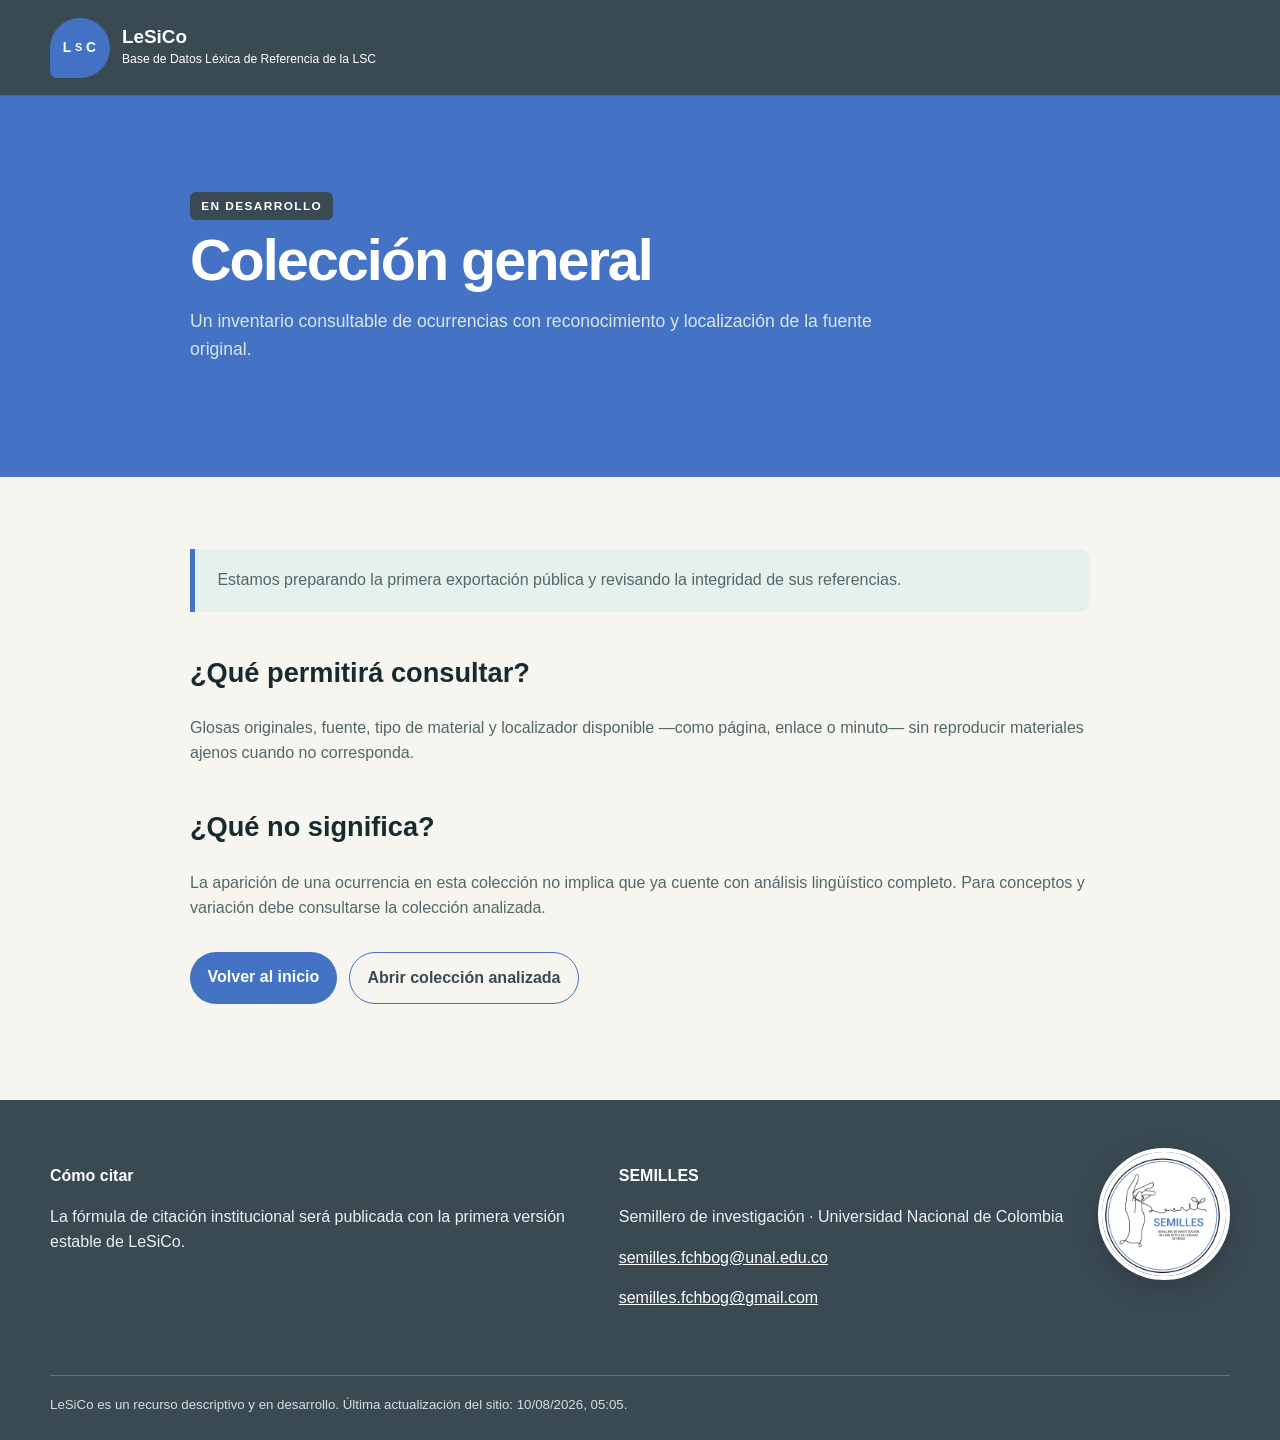
<file: colecciones/general/index.html>
<!doctype html>
<html lang="es"><head>
  <meta charset="utf-8"><meta name="viewport" content="width=device-width, initial-scale=1">
  <meta name="description" content="Próxima colección general de ocurrencias documentadas en LeSiCo.">
  <title>Colección general | LeSiCo</title><link rel="icon" href="../../assets/images/favicon.svg" type="image/svg+xml"><link rel="stylesheet" href="../../assets/css/site.css"><script src="../../assets/js/site.js" defer></script>
</head><body>
  <header class="site-header"><a class="brand" href="../../"><span class="brand-mark" aria-hidden="true"><span class="brand-mark-char-highlight">L</span><span>S</span><span class="brand-mark-char-highlight">C</span></span><span><strong>LeSiCo</strong><small>Base de Datos Léxica de Referencia de la LSC</small></span></a></header>
  <main id="contenido"><header class="page-hero"><p class="eyebrow">En desarrollo</p><h1>Colección general</h1><p>Un inventario consultable de ocurrencias con reconocimiento y localización de la fuente original.</p></header><article class="page-content"><p class="notice">Estamos preparando la primera exportación pública y revisando la integridad de sus referencias.</p><h2>¿Qué permitirá consultar?</h2><p>Glosas originales, fuente, tipo de material y localizador disponible —como página, enlace o minuto— sin reproducir materiales ajenos cuando no corresponda.</p><h2>¿Qué no significa?</h2><p>La aparición de una ocurrencia en esta colección no implica que ya cuente con análisis lingüístico completo. Para conceptos y variación debe consultarse la colección analizada.</p><div class="page-actions"><a class="button button-primary" href="../../">Volver al inicio</a><a class="button button-outline" href="../analizada/">Abrir colección analizada</a></div></article></main>
  <footer class="site-footer">
    <div><p class="footer-title">Cómo citar</p><p>La fórmula de citación institucional será publicada con la primera versión estable de LeSiCo.</p></div>
    <div><p class="footer-title">SEMILLES</p><p>Semillero de investigación · Universidad Nacional de Colombia</p><p><a href="mailto:semilles.fchbog@unal.edu.co">semilles.fchbog@unal.edu.co</a></p><p><a href="mailto:semilles.fchbog@gmail.com">semilles.fchbog@gmail.com</a></p></div>
    <img class="footer-logo" src="../../assets/images/semilles-logo.jpg" alt="SEMILLES, Semillero de Investigación de Lingüística de Lenguas de Señas">
    <p class="footer-bottom">LeSiCo es un recurso descriptivo y en desarrollo. Última actualización del sitio: <time datetime="2026-08-10T05:05:20-05:00">10/08/2026, 05:05</time>.</p>
  </footer>
</body></html>
</file>
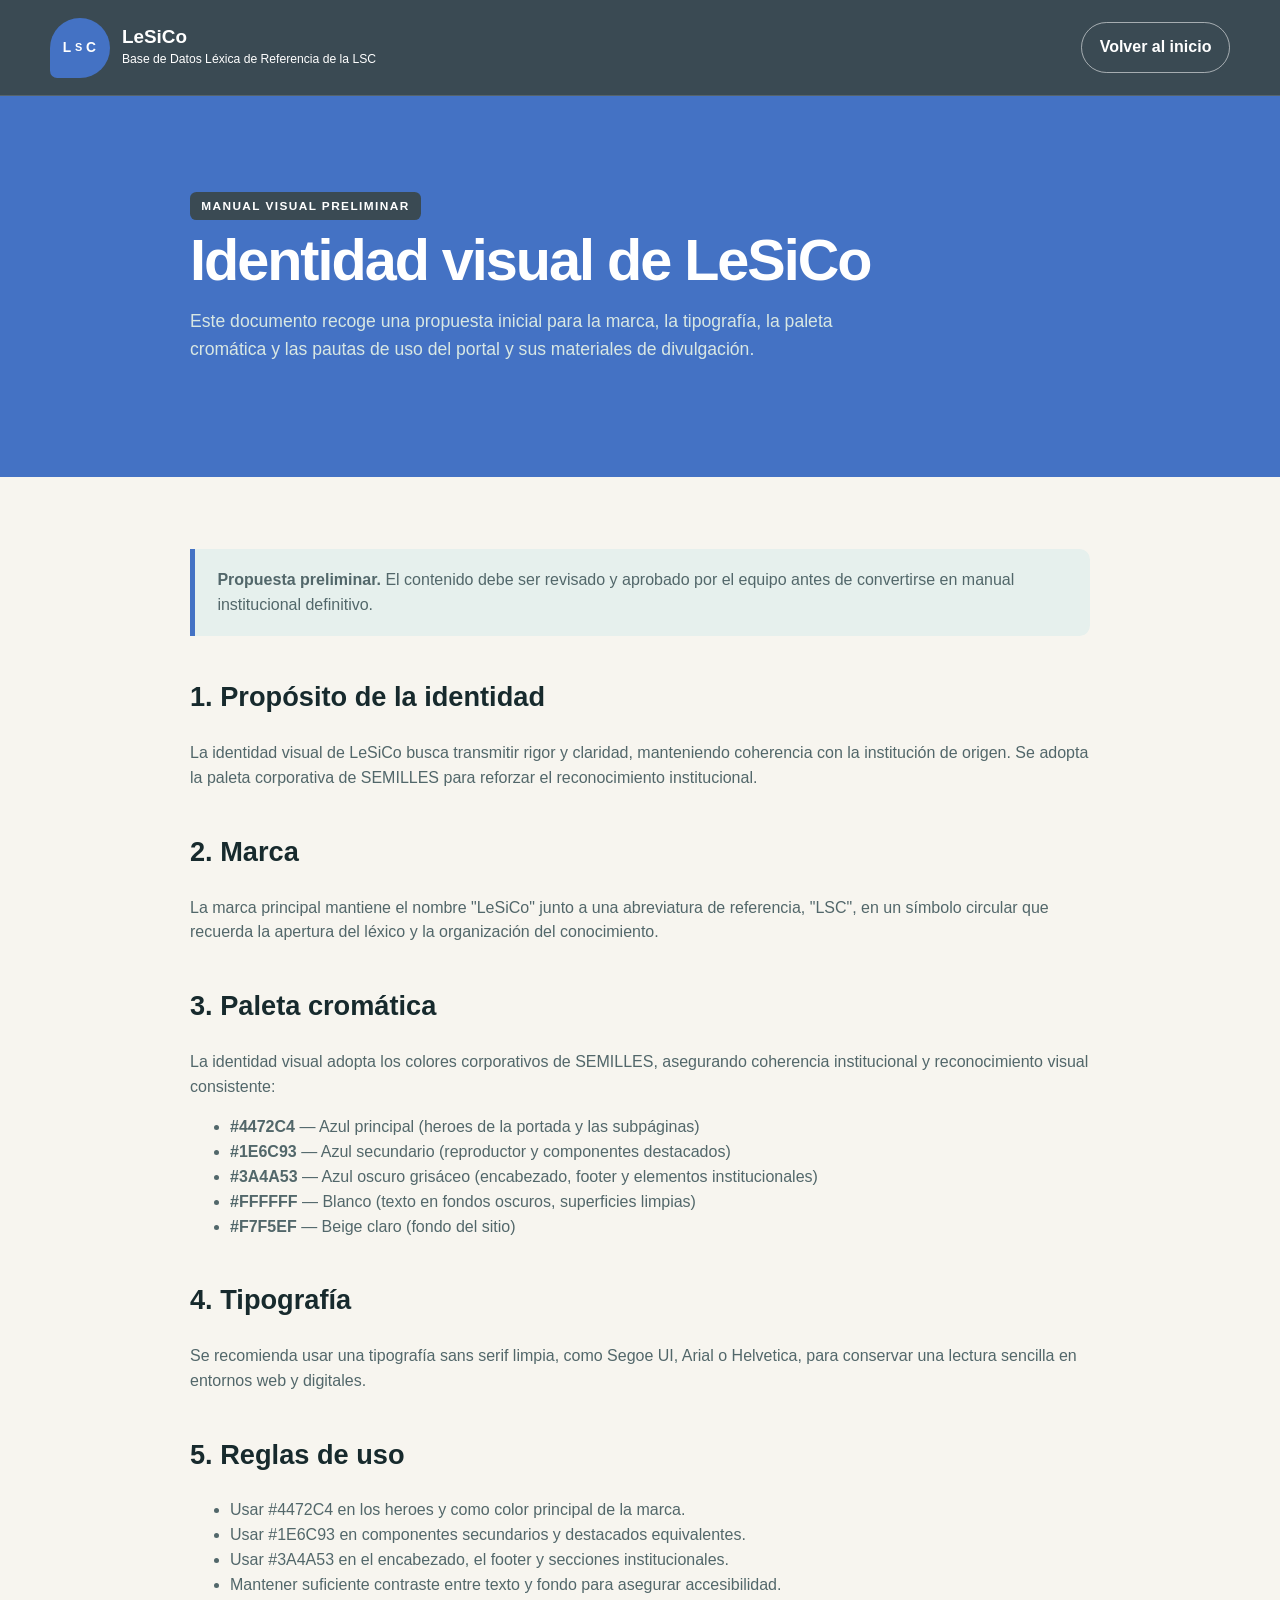
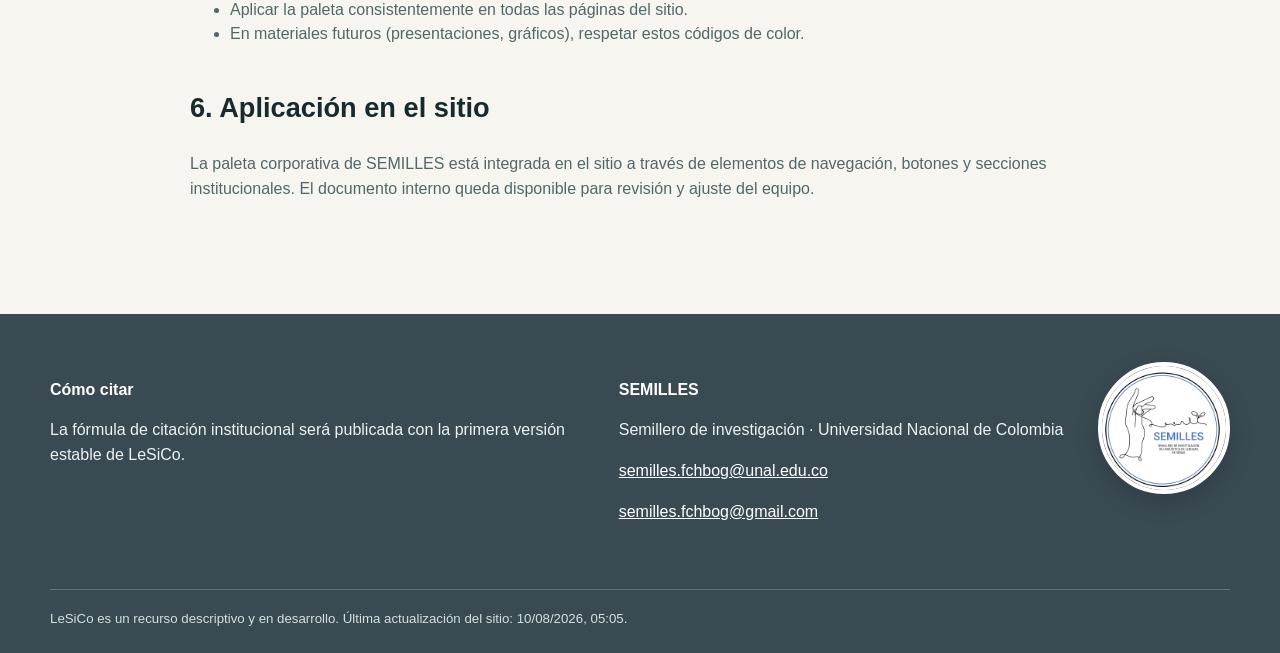
<file: docs/identidad-visual.html>
<!doctype html>
<html lang="es">
<head>
  <meta charset="utf-8">
  <meta name="viewport" content="width=device-width, initial-scale=1">
  <meta name="description" content="Documento preliminar de identidad visual de LeSiCo con la paleta cromática y criterios de uso.">
  <title>Identidad visual de LeSiCo</title>
  <link rel="icon" href="../assets/images/favicon.svg" type="image/svg+xml">
  <link rel="stylesheet" href="../assets/css/site.css">
  <script src="../assets/js/site.js" defer></script>
</head>
<body>
  <a class="skip-link" href="#contenido">Saltar al contenido principal</a>
  <header class="site-header">
    <a class="brand" href="../" aria-label="Ir al inicio de LeSiCo">
      <span class="brand-mark" aria-hidden="true"><span class="brand-mark-char-highlight">L</span><span>S</span><span class="brand-mark-char-highlight">C</span></span>
      <span><strong>LeSiCo</strong><small>Base de Datos Léxica de Referencia de la LSC</small></span>
    </a>
    <a class="button button-outline" href="../">Volver al inicio</a>
  </header>

  <main id="contenido">
    <header class="page-hero">
      <p class="eyebrow">Manual visual preliminar</p>
      <h1>Identidad visual de LeSiCo</h1>
      <p>Este documento recoge una propuesta inicial para la marca, la tipografía, la paleta cromática y las pautas de uso del portal y sus materiales de divulgación.</p>
    </header>

    <article class="page-content">
      <p class="notice"><strong>Propuesta preliminar.</strong> El contenido debe ser revisado y aprobado por el equipo antes de convertirse en manual institucional definitivo.</p>

      <h2>1. Propósito de la identidad</h2>
      <p>La identidad visual de LeSiCo busca transmitir rigor y claridad, manteniendo coherencia con la institución de origen. Se adopta la paleta corporativa de SEMILLES para reforzar el reconocimiento institucional.</p>

      <h2>2. Marca</h2>
      <p>La marca principal mantiene el nombre "LeSiCo" junto a una abreviatura de referencia, "LSC", en un símbolo circular que recuerda la apertura del léxico y la organización del conocimiento.</p>

      <h2>3. Paleta cromática</h2>
      <p>La identidad visual adopta los colores corporativos de SEMILLES, asegurando coherencia institucional y reconocimiento visual consistente:</p>
      <ul>
        <li><strong>#4472C4</strong> — Azul principal (heroes de la portada y las subpáginas)</li>
        <li><strong>#1E6C93</strong> — Azul secundario (reproductor y componentes destacados)</li>
        <li><strong>#3A4A53</strong> — Azul oscuro grisáceo (encabezado, footer y elementos institucionales)</li>
        <li><strong>#FFFFFF</strong> — Blanco (texto en fondos oscuros, superficies limpias)</li>
        <li><strong>#F7F5EF</strong> — Beige claro (fondo del sitio)</li>
      </ul>

      <h2>4. Tipografía</h2>
      <p>Se recomienda usar una tipografía sans serif limpia, como Segoe UI, Arial o Helvetica, para conservar una lectura sencilla en entornos web y digitales.</p>

      <h2>5. Reglas de uso</h2>
      <ul>
        <li>Usar #4472C4 en los heroes y como color principal de la marca.</li>
        <li>Usar #1E6C93 en componentes secundarios y destacados equivalentes.</li>
        <li>Usar #3A4A53 en el encabezado, el footer y secciones institucionales.</li>
        <li>Mantener suficiente contraste entre texto y fondo para asegurar accesibilidad.</li>
        <li>Aplicar la paleta consistentemente en todas las páginas del sitio.</li>
        <li>En materiales futuros (presentaciones, gráficos), respetar estos códigos de color.</li>
      </ul>

      <h2>6. Aplicación en el sitio</h2>
      <p>La paleta corporativa de SEMILLES está integrada en el sitio a través de elementos de navegación, botones y secciones institucionales. El documento interno queda disponible para revisión y ajuste del equipo.</p>
    </article>
  </main>
  <footer class="site-footer">
    <div><p class="footer-title">Cómo citar</p><p>La fórmula de citación institucional será publicada con la primera versión estable de LeSiCo.</p></div>
    <div><p class="footer-title">SEMILLES</p><p>Semillero de investigación · Universidad Nacional de Colombia</p><p><a href="mailto:semilles.fchbog@unal.edu.co">semilles.fchbog@unal.edu.co</a></p><p><a href="mailto:semilles.fchbog@gmail.com">semilles.fchbog@gmail.com</a></p></div>
    <img class="footer-logo" src="../assets/images/semilles-logo.jpg" alt="SEMILLES, Semillero de Investigación de Lingüística de Lenguas de Señas">
    <p class="footer-bottom">LeSiCo es un recurso descriptivo y en desarrollo. Última actualización del sitio: <time datetime="2026-08-10T05:05:20-05:00">10/08/2026, 05:05</time>.</p>
  </footer>
</body>
</html>
</file>
<file: assets/css/site.css>
:root {
  --ink: #172a2d;
  --muted: #52676a;
  --paper: #f7f5ef;
  --surface: #ffffff;
  --brand: #4472c4;
  --brand-dark: #3a4a52;
  --brand-secondary: #1e6c93;
  --chrome: #3a4a53;
  --eyebrow-bg: var(--chrome);
  --accent: #f4a261;
  --line: #d8dfdc;
  --soft: #e6f0ed;
  --radius: 1rem;
  --shadow: 0 16px 45px rgba(23, 42, 45, 0.1);
  font-family: "Segoe UI", Arial, Helvetica, sans-serif;
  color: var(--ink);
  background: var(--paper);
  line-height: 1.55;
}

* { box-sizing: border-box; }
html { scroll-behavior: smooth; }
body { display: flex; flex-direction: column; min-height: 100vh; margin: 0; }
body > main { flex: 1; }
a { color: inherit; }
img, iframe { max-width: 100%; }
:focus-visible { outline: 3px solid var(--accent); outline-offset: 3px; }

.skip-link {
  position: fixed;
  z-index: 100;
  top: 0.75rem;
  left: 0.75rem;
  padding: 0.65rem 0.9rem;
  background: var(--ink);
  color: white;
  transform: translateY(-180%);
}
.skip-link:focus { transform: none; }

.site-header {
  position: relative;
  z-index: 20;
  display: flex;
  justify-content: space-between;
  align-items: center;
  gap: 1rem;
  min-height: 96px;
  padding: 1rem max(1.25rem, calc((100vw - 1180px) / 2));
  background: var(--chrome);
  border-bottom: 1px solid rgba(255, 255, 255, 0.14);
}

.brand { display: inline-flex; align-items: center; gap: 0.75rem; text-decoration: none; }
.brand-mark {
  display: grid;
  grid-auto-flow: column;
  grid-auto-columns: auto;
  place-items: center;
  justify-content: center;
  gap: 0.15rem;
  width: 60px;
  aspect-ratio: 1;
  border-radius: 50% 50% 50% 12%;
  background: var(--brand);
  color: white;
  font-size: 0.68rem;
  font-weight: 800;
  letter-spacing: 0.12em;
  overflow: hidden;
}
.brand strong, .brand small { display: block; color: white; }
.brand strong { font-size: 1.18rem; line-height: 1.1; }
.brand small { margin-top: 0.15rem; color: white; font-size: 0.76rem; }

.info-menu { position: relative; }
.info-menu summary {
  padding: 0.62rem 2rem 0.62rem 0.85rem;
  border: 1px solid rgba(255, 255, 255, 0.45);
  border-radius: 999px;
  background: transparent;
  color: white;
  cursor: pointer;
  font-weight: 700;
  list-style: none;
}
.info-menu summary::-webkit-details-marker { display: none; }
.info-menu summary::after { content: "▾"; position: absolute; right: 0.8rem; }
.info-menu[open] summary::after { transform: rotate(180deg); }
.info-menu nav {
  position: absolute;
  right: 0;
  top: calc(100% + 0.5rem);
  display: grid;
  min-width: 285px;
  padding: 0.5rem;
  background: var(--surface);
  border: 1px solid var(--line);
  border-radius: 0.8rem;
  box-shadow: var(--shadow);
  color: var(--ink);
}
.info-menu nav a { padding: 0.72rem 0.8rem; border-radius: 0.5rem; text-decoration: none; }
.info-menu nav a:hover { background: var(--soft); }

.hero {
  position: relative;
  display: grid;
  grid-template-columns: minmax(0, 1.35fr) minmax(260px, 0.65fr);
  min-height: 430px;
  padding: clamp(3.5rem, 8vw, 7.5rem) max(1.25rem, calc((100vw - 1180px) / 2));
  overflow: hidden;
  background: var(--brand);
  color: white;
}
.hero::after {
  content: "";
  position: absolute;
  inset: auto -10% -60% 35%;
  aspect-ratio: 1;
  border: 2px solid rgba(255, 255, 255, 0.13);
  border-radius: 50%;
}
.hero-copy { position: relative; z-index: 1; max-width: 760px; }
.hero h1 { margin: 0; font-size: clamp(4.2rem, 11vw, 8.5rem); line-height: 0.88; letter-spacing: -0.01em; }
.hero-lead { max-width: 690px; margin: 1.5rem 0 0.6rem; font-size: clamp(1.35rem, 2.8vw, 2.25rem); line-height: 1.15; }
.hero-copy > p:last-child { max-width: 650px; color: #d9e8e4; }
.eyebrow { margin: 0 0 0.65rem; color: white; background: var(--eyebrow-bg); display: inline-block; padding: 0.3rem 0.7rem; border-radius: 0.4rem; font-size: 0.74rem; font-weight: 800; letter-spacing: 0.12em; text-transform: uppercase; }
.hero-pattern { position: relative; z-index: 1; display: grid; align-content: center; justify-items: end; gap: 0.2rem; opacity: 0.25; font-size: clamp(4rem, 9vw, 7.5rem); font-weight: 800; line-height: 0.75; }

.section-shell { width: min(1180px, calc(100% - 2.5rem)); margin-inline: auto; }
.presentation { display: grid; grid-template-columns: minmax(0, 1fr) minmax(0, 1fr); gap: clamp(2rem, 6vw, 5rem); align-items: center; padding-block: clamp(4rem, 8vw, 7rem); }
.video-placeholder {
  display: grid;
  place-items: center;
  align-content: center;
  aspect-ratio: 16 / 9;
  padding: 2rem;
  background: #dce9e4;
  border: 1px dashed #78938d;
  border-radius: var(--radius);
  color: var(--brand-dark);
  text-align: center;
}
.video-placeholder strong, .video-placeholder small { display: block; }
.play-symbol { display: grid; place-items: center; width: 64px; aspect-ratio: 1; margin-bottom: 1rem; padding-left: 0.25rem; border-radius: 50%; background: var(--brand-secondary); color: white; }
.prose h2, .section-heading h2, .contribute h2, .page-hero h1 { margin: 0; font-size: clamp(2rem, 4.5vw, 3.6rem); line-height: 1.05; letter-spacing: -0.035em; }
.prose p { color: var(--muted); }
.text-link { display: inline-block; color: var(--brand-dark); font-weight: 750; text-underline-offset: 0.25em; }

.collection-section { padding-block: clamp(2rem, 6vw, 5rem) clamp(5rem, 9vw, 8rem); }
.section-heading { max-width: 760px; margin-bottom: 2rem; }
.section-heading > p:last-child { color: var(--muted); }
.card-grid { display: grid; grid-template-columns: repeat(2, minmax(0, 1fr)); gap: 1rem; }
.portal-card {
  position: relative;
  min-height: 285px;
  padding: 1.6rem;
  overflow: hidden;
  background: var(--surface);
  border: 1px solid var(--line);
  border-radius: var(--radius);
  text-decoration: none;
  transition: transform 160ms ease, box-shadow 160ms ease, border-color 160ms ease;
}
.portal-card:hover { transform: translateY(-3px); border-color: var(--brand); box-shadow: var(--shadow); }
.portal-card.featured { background: var(--brand-secondary); color: white; border-color: var(--brand-secondary); }
.portal-card.guide-card { min-height: 230px; grid-column: 1 / -1; }
.portal-card h3 { max-width: 78%; margin: 3.4rem 0 0.55rem; font-size: clamp(1.5rem, 3vw, 2.3rem); line-height: 1.1; }
.portal-card p { max-width: 560px; color: var(--muted); }
.portal-card.featured p { color: #dcebe7; }
.card-number { position: absolute; right: 1rem; bottom: -1.8rem; color: rgba(18, 106, 107, 0.08); font-size: 8.5rem; font-weight: 800; line-height: 1; }
.featured .card-number { color: rgba(255, 255, 255, 0.09); }
.status { display: inline-block; padding: 0.3rem 0.55rem; border-radius: 999px; font-size: 0.72rem; font-weight: 800; letter-spacing: 0.03em; }
.status-available { background: #d6f0dc; color: #235b30; }
.featured .status-available { background: white; color: var(--brand-dark); }
.status-building { background: #fff1ce; color: #765514; }
.status-soon { background: #eceff0; color: #4d5d60; }
.card-action { position: absolute; left: 1.6rem; bottom: 1.4rem; font-weight: 750; }

.contribute { display: flex; justify-content: space-between; align-items: center; gap: 2rem; margin-bottom: 6rem; padding: clamp(2rem, 5vw, 4rem); background: var(--ink); border-radius: var(--radius); color: white; }
.contribute p:not(.eyebrow) { max-width: 700px; color: #cfdbd9; }
.button { display: inline-flex; justify-content: center; padding: 0.78rem 1.1rem; border-radius: 999px; font-weight: 750; text-decoration: none; }
.button-light { background: white; color: var(--ink); }

.site-footer { display: grid; grid-template-columns: 1.2fr 1fr auto; gap: 2rem; padding: 3rem max(1.25rem, calc((100vw - 1180px) / 2)) 1.5rem; background: var(--chrome); color: #edf2f1; }
.site-footer a { color: white; }
.footer-title { color: white; font-weight: 800; }
.footer-logo { display: block; width: 132px; aspect-ratio: 1; object-fit: cover; border: 4px solid white; border-radius: 50%; background: white; box-shadow: 0 8px 24px rgba(0, 0, 0, 0.18); }
.footer-bottom { grid-column: 1 / -1; margin: 1rem 0 0; padding-top: 1.2rem; border-top: 1px solid rgba(255, 255, 255, 0.22); color: #d5dfdd; font-size: 0.83rem; }

.page-hero { padding: clamp(3.5rem, 8vw, 6rem) max(1.25rem, calc((100vw - 900px) / 2)); background: var(--brand); color: white; }
.page-hero p:last-child { max-width: 720px; color: #d8e7e3; font-size: 1.1rem; }
.page-content { width: min(900px, calc(100% - 2.5rem)); margin: 0 auto; padding-block: 3.5rem 6rem; }
.page-content h2 { margin-top: 2.5rem; font-size: 1.7rem; }
.page-content p, .page-content li { color: var(--muted); }
.page-content .notice { padding: 1.2rem 1.4rem; background: var(--soft); border-left: 5px solid var(--brand); border-radius: 0 0.65rem 0.65rem 0; }
.page-actions { display: flex; flex-wrap: wrap; gap: 0.75rem; margin-top: 2rem; }
.button-primary { background: var(--brand); color: white; }
.button-outline { border: 1px solid var(--brand); color: var(--brand-dark); }
.site-header .button-outline { border-color: rgba(255, 255, 255, 0.55); color: white; }

.brand-mark-char-highlight {
  font-size: 0.86rem;
  font-weight: 900;
}

@media (max-width: 760px) {
  .site-header { min-height: 88px; align-items: center; }
  .brand small { display: none; }
  .info-menu nav { position: fixed; top: 72px; right: 1rem; left: 1rem; min-width: 0; }
  .hero { grid-template-columns: 1fr; min-height: 0; }
  .hero-pattern { display: none; }
  .presentation, .card-grid { grid-template-columns: 1fr; }
  .portal-card.guide-card { grid-column: auto; }
  .contribute { align-items: flex-start; flex-direction: column; }
  .site-footer { grid-template-columns: 1fr; }
  .footer-logo { width: 112px; }
  .footer-bottom { grid-column: auto; }
}

@media (prefers-reduced-motion: reduce) {
  *, *::before, *::after { scroll-behavior: auto !important; transition: none !important; }
}
</file>
<file: colecciones/analizada/estilos.css>
:root {
  --ink: #172a2d;
  --muted: #52676a;
  --paper: #f7f5ef;
  --surface: #ffffff;
  --brand: #4472c4;
  --chrome: #3a4a53;
  --secondary: #1e6c93;
  --accent: #f4a261;
  --line: #d8dfdc;
  --soft: #e6f0ed;
  --radius: 1rem;
  --shadow: 0 16px 45px rgba(23, 42, 45, 0.1);
  font-family: "Segoe UI", Arial, Helvetica, sans-serif;
  color: var(--ink);
  background: var(--paper);
  line-height: 1.55;
}

* {
  box-sizing: border-box;
}

body {
  display: flex;
  flex-direction: column;
  min-height: 100vh;
  margin: 0;
}

:focus-visible {
  outline: 3px solid var(--accent);
  outline-offset: 3px;
}

.skip-link {
  position: fixed;
  z-index: 100;
  top: 0.5rem;
  left: 0.5rem;
  padding: 0.6rem 0.8rem;
  background: #17252f;
  color: #ffffff;
  transform: translateY(-160%);
}

.skip-link:focus {
  transform: none;
}

.barra-portal {
  display: flex;
  flex-wrap: wrap;
  justify-content: space-between;
  gap: 0.5rem 1rem;
  align-items: center;
  min-height: 64px;
  padding: 0.8rem max(1.25rem, calc((100vw - 1180px) / 2));
  background: var(--chrome);
  color: #ffffff;
  font-size: 0.86rem;
}

.barra-portal a {
  color: inherit;
  font-weight: 700;
  text-underline-offset: 0.18em;
}

.barra-portal a:hover {
  text-decoration-thickness: 2px;
}

button,
input {
  font: inherit;
}

.encabezado {
  display: flex;
  justify-content: space-between;
  align-items: end;
  gap: 2rem;
  padding: clamp(2.5rem, 6vw, 5rem) max(1.25rem, calc((100vw - 1180px) / 2));
  background: var(--brand);
  color: white;
}

.encabezado h1 {
  margin: 0;
  max-width: 800px;
  font-size: clamp(2.2rem, 5vw, 4.4rem);
  line-height: 1.02;
  letter-spacing: -0.035em;
}

.subtitulo {
  max-width: 760px;
  margin: 0.35rem 0 0;
  color: #edf3ff;
  font-size: clamp(1rem, 2vw, 1.2rem);
}

.sobrelinea {
  display: inline-block;
  margin: 0 0 0.65rem;
  padding: 0.3rem 0.7rem;
  border-radius: 0.4rem;
  background: var(--chrome);
  font-size: 0.78rem;
  font-weight: 800;
  letter-spacing: 0.12em;
}

.metadatos-catalogo {
  text-align: right;
}

.resumen-catalogo,
.fecha {
  margin: 0;
  color: #edf3ff;
  font-size: 0.88rem;
}

.resumen-catalogo {
  font-weight: 700;
}

.aplicacion {
  display: grid;
  flex: 1;
  grid-template-columns: minmax(270px, 30%) minmax(0, 1fr);
  gap: 1.25rem;
  min-height: calc(100vh - 96px);
  padding: 1.25rem max(1rem, calc((100vw - 1440px) / 2)) 3rem;
  background: var(--paper);
}

.panel-conceptos {
  align-self: start;
  padding: 1.2rem;
  background: var(--surface);
  border: 1px solid var(--line);
  border-radius: var(--radius);
  box-shadow: var(--shadow);
}

.etiqueta-buscador {
  display: block;
  margin-bottom: 0.4rem;
  font-weight: 700;
}

.buscador {
  width: 100%;
  padding: 0.75rem 0.85rem;
  border: 1px solid #9baab4;
  border-radius: 0.65rem;
  background: #fbfcfc;
}

.buscador:focus {
  outline: 3px solid rgba(30, 108, 147, 0.2);
  border-color: var(--secondary);
}

.contador {
  min-height: 1.2em;
  margin: 0.65rem 0;
  color: #52616b;
  font-size: 0.86rem;
}

.lista-conceptos {
  display: flex;
  flex-direction: column;
  gap: 0.25rem;
  max-height: min(48vh, 560px);
  overflow-y: auto;
}

.boton-concepto {
  display: flex;
  justify-content: space-between;
  align-items: baseline;
  gap: 0.5rem;
  width: 100%;
  padding: 0.65rem 0.75rem;
  border: 0;
  border-radius: 0.35rem;
  background: transparent;
  text-align: left;
  cursor: pointer;
}

.boton-concepto:hover,
.boton-concepto.activo {
  background: var(--soft);
}

.boton-concepto.activo {
  box-shadow: inset 4px 0 0 var(--secondary);
}

.nombre-concepto {
  min-width: 0;
  overflow-wrap: anywhere;
  font-weight: 700;
}

.conteo-concepto {
  flex: 0 0 auto;
  color: #667782;
  font-size: 0.75rem;
  font-weight: 400;
}

.sin-resultados {
  padding: 0.75rem;
  color: #667782;
}

.panel-detalle {
  min-width: 0;
  padding: 0.25rem;
}

.estado-inicial,
.mensaje-error {
  max-width: 680px;
  margin: 3rem auto;
  padding: 2rem;
  background: #ffffff;
  border: 1px solid var(--line);
  border-radius: var(--radius);
  box-shadow: var(--shadow);
}

.cabecera-concepto {
  margin-bottom: 1.25rem;
}

.cabecera-concepto h2 {
  margin: 0 0 0.35rem;
  font-size: clamp(1.8rem, 4vw, 2.7rem);
}

.campos-semanticos {
  display: flex;
  flex-wrap: wrap;
  gap: 0.45rem;
}

.etiqueta {
  display: inline-block;
  padding: 0.32rem 0.58rem;
  background: var(--soft);
  border-radius: 999px;
  font-size: 0.86rem;
}

.resumen-concepto {
  margin: 0.65rem 0 0;
  color: #52616b;
  font-size: 0.9rem;
}

.bloque {
  margin-bottom: 1.25rem;
  padding: clamp(1rem, 2.5vw, 1.4rem);
  background: var(--surface);
  border: 1px solid var(--line);
  border-radius: var(--radius);
  box-shadow: 0 8px 28px rgba(23, 42, 45, 0.07);
}

.bloque h3,
.bloque h4 {
  margin-top: 0;
}

.grupo-lexico + .grupo-lexico {
  margin-top: 1rem;
  padding-top: 1rem;
  border-top: 1px solid #e3e8ec;
}

.grupo-lexico h4 {
  margin-bottom: 0.55rem;
}

.botones-variantes {
  display: flex;
  flex-wrap: wrap;
  gap: 0.5rem;
}

.boton-variante {
  display: inline-flex;
  align-items: center;
  gap: 0.35rem;
  padding: 0.5rem 0.75rem;
  border: 1px solid var(--secondary);
  border-radius: 999px;
  background: #ffffff;
  color: var(--secondary);
  cursor: pointer;
}

.boton-variante:hover,
.boton-variante.activo {
  background: var(--secondary);
  color: #ffffff;
}

.indicador-video {
  font-size: 0.72rem;
}

.ficha-alternativa {
  display: grid;
  gap: 1.2rem;
}

.ficha-alternativa > *,
.bloque,
.grupo-lexico,
.panel-pestana {
  min-width: 0;
}

.identificador-alternativa {
  margin: 0;
  font-size: 1.4rem;
}

.video-contenedor {
  width: min(100%, 760px);
  aspect-ratio: 16 / 9;
  background: #111111;
  border-radius: 0.5rem;
  overflow: hidden;
}

.video-contenedor iframe {
  width: 100%;
  height: 100%;
  border: 0;
}

.video-ausente {
  display: grid;
  place-items: center;
  width: min(100%, 760px);
  min-height: 150px;
  padding: 1rem;
  background: #eef1f3;
  border: 1px dashed #9baab4;
  border-radius: 0.5rem;
  color: #52616b;
  text-align: center;
}

.resumen-datos {
  display: grid;
  grid-template-columns: repeat(auto-fit, minmax(210px, 1fr));
  gap: 0.8rem;
  margin: 0;
}

.dato {
  padding: 0.8rem;
  background: #f6f8f7;
  border: 1px solid var(--line);
  border-radius: 0.65rem;
}

.dato dt {
  font-weight: 700;
}

.dato dd {
  margin: 0.2rem 0 0;
  overflow-wrap: anywhere;
}

.pestanas {
  display: flex;
  flex-wrap: wrap;
  gap: 0.35rem;
  margin-bottom: 0.8rem;
  border-bottom: 1px solid #d9e0e6;
  overflow-x: auto;
}

.boton-pestana {
  padding: 0.6rem 0.8rem;
  border: 0;
  border-bottom: 3px solid transparent;
  background: transparent;
  cursor: pointer;
}

.boton-pestana.activo {
  border-bottom-color: var(--secondary);
  color: var(--secondary);
  font-weight: 700;
}

.panel-pestana[hidden] {
  display: none;
}

.tabla-contenedor {
  overflow-x: auto;
}

table {
  width: 100%;
  border-collapse: collapse;
}

th,
td {
  padding: 0.65rem;
  border-bottom: 1px solid #d9e0e6;
  text-align: left;
  vertical-align: top;
}

th {
  background: #f2f5f7;
}

.sin-datos {
  color: #667782;
  font-style: italic;
}

@media (max-width: 760px) {
  .barra-portal {
    padding-inline: 1rem;
  }

  .encabezado {
    align-items: start;
    flex-direction: column;
    padding-block: 2.5rem;
  }

  .metadatos-catalogo {
    text-align: left;
  }

  .aplicacion {
    grid-template-columns: 1fr;
    gap: 0.85rem;
    padding: 0.85rem 0.75rem 2rem;
  }

  .panel-conceptos {
    border: 1px solid var(--line);
  }

  .lista-conceptos {
    max-height: 230px;
  }

  .panel-detalle {
    padding: 1rem;
  }
}

.nota-metodologica {
  padding: 1rem max(1.25rem, calc((100vw - 1180px) / 2));
  background: #e8eef9;
  border-bottom: 1px solid #ccd7ed;
  color: #2c405f;
}

.nota-metodologica p {
  max-width: 1100px;
  margin: 0;
}

.clasificacion-alternativa {
  margin: -0.8rem 0 0;
  color: #52616b;
  font-size: 0.92rem;
}

.dato code {
  padding: 0.12rem 0.32rem;
  background: #e9eef1;
  border-radius: 0.25rem;
  font-family: Consolas, "Courier New", monospace;
}

select {
  font: inherit;
}

.filtros {
  display: grid;
  gap: 0.9rem;
  margin-top: 1rem;
  padding-top: 1rem;
  border-top: 1px solid #d9e0e6;
}

.grupo-filtro {
  display: grid;
  gap: 0.4rem;
}

.etiqueta-filtro {
  font-size: 0.9rem;
  font-weight: 700;
}

.selector-campos {
  width: 100%;
}

.selector-campos summary {
  position: relative;
  padding: 0.68rem 2.2rem 0.68rem 0.75rem;
  border: 1px solid #9baab4;
  border-radius: 0.65rem;
  background: #ffffff;
  cursor: pointer;
  list-style: none;
  overflow: hidden;
  text-overflow: ellipsis;
  white-space: nowrap;
}

.selector-campos summary::-webkit-details-marker {
  display: none;
}

.selector-campos summary::after {
  content: "▾";
  position: absolute;
  right: 0.75rem;
  top: 50%;
  transform: translateY(-50%);
  color: #52616b;
}

.selector-campos[open] summary {
  border-color: var(--secondary);
  border-bottom-left-radius: 0;
  border-bottom-right-radius: 0;
}

.menu-campos {
  padding: 0.7rem;
  border: 1px solid var(--secondary);
  border-top: 0;
  border-bottom-left-radius: 0.45rem;
  border-bottom-right-radius: 0.45rem;
  background: #ffffff;
}

.etiqueta-busqueda-campos {
  position: absolute;
  width: 1px;
  height: 1px;
  padding: 0;
  margin: -1px;
  overflow: hidden;
  clip: rect(0, 0, 0, 0);
  white-space: nowrap;
  border: 0;
}

.buscador-campos,
.selector-variacion {
  width: 100%;
  padding: 0.65rem 0.7rem;
  border: 1px solid #9baab4;
  border-radius: 0.4rem;
  background: #ffffff;
}

.buscador-campos:focus,
.selector-variacion:focus {
  outline: 3px solid rgba(30, 108, 147, 0.2);
  border-color: var(--secondary);
}

.lista-campos {
  display: grid;
  gap: 0.15rem;
  max-height: 190px;
  margin-top: 0.55rem;
  overflow-y: auto;
}

.opcion-campo {
  display: flex;
  align-items: flex-start;
  gap: 0.55rem;
  padding: 0.45rem 0.35rem;
  border-radius: 0.3rem;
  cursor: pointer;
  font-size: 0.88rem;
}

.opcion-campo:hover {
  background: var(--soft);
}

.opcion-campo input {
  margin-top: 0.15rem;
}

.sin-opciones {
  margin: 0.45rem 0;
  color: #667782;
  font-size: 0.86rem;
}

.campos-seleccionados {
  display: flex;
  flex-wrap: wrap;
  gap: 0.35rem;
}

.campos-seleccionados:empty {
  display: none;
}

.chip-campo {
  display: inline-flex;
  align-items: center;
  gap: 0.35rem;
  max-width: 100%;
  padding: 0.3rem 0.5rem;
  border: 0;
  border-radius: 999px;
  background: var(--soft);
  color: var(--secondary);
  cursor: pointer;
  font-size: 0.78rem;
  text-align: left;
}

.chip-campo:hover {
  background: #d7e6ef;
}

.chip-campo span:first-child {
  overflow: hidden;
  text-overflow: ellipsis;
}

.filtro-casilla {
  display: flex;
  align-items: center;
  gap: 0.55rem;
  font-size: 0.9rem;
  cursor: pointer;
}

.filtro-casilla input {
  width: 1rem;
  height: 1rem;
}

.limpiar-filtros {
  justify-self: start;
  padding: 0.45rem 0.65rem;
  border: 1px solid #9baab4;
  border-radius: 0.4rem;
  background: #ffffff;
  color: var(--secondary);
  cursor: pointer;
  font-size: 0.85rem;
}

.limpiar-filtros:hover:not(:disabled) {
  background: #eef4f7;
}

.limpiar-filtros:disabled {
  opacity: 0.45;
  cursor: default;
}

/* Prototipo: redes de variación léxica y fonológica */
.bloque-red-variacion {
  overflow: hidden;
}

.cabecera-red-variacion {
  display: flex;
  justify-content: space-between;
  gap: 1rem;
  margin-bottom: 1rem;
}

.cabecera-red-variacion h3 {
  margin-bottom: 0.3rem;
}

.cabecera-red-variacion p {
  max-width: 780px;
  margin: 0;
  color: #52616b;
}

.rejilla-redes {
  display: grid;
  grid-template-columns: repeat(auto-fit, minmax(min(100%, 360px), 1fr));
  gap: 1rem;
  align-items: start;
}

.grupo-red {
  min-width: 0;
  padding: 0.9rem;
  background: var(--red-fondo);
  border: 1px solid color-mix(in srgb, var(--red-borde) 58%, white);
  border-radius: 1rem;
}

.grupo-red h4 {
  margin: 0 0 0.4rem;
  color: var(--red-texto);
  text-align: center;
}

.lienzo-red {
  width: 100%;
  overflow-x: auto;
  border-radius: 0.75rem;
  outline: none;
}

.lienzo-red:focus-visible {
  box-shadow: 0 0 0 3px rgba(32, 96, 145, 0.22);
}

.lienzo-red svg {
  display: block;
  width: 100%;
  min-width: 280px;
  height: auto;
}

.linea-red {
  stroke: var(--red-borde);
  stroke-width: 2.5;
  vector-effect: non-scaling-stroke;
}

.etiqueta-relacion-red rect {
  fill: #ffffff;
  stroke: color-mix(in srgb, var(--red-borde) 55%, white);
  stroke-width: 1;
}

.etiqueta-relacion-red text {
  fill: #243642;
  font-family: Consolas, "Courier New", monospace;
  font-size: 12px;
  font-weight: 700;
}

.nodo-red {
  cursor: pointer;
  outline: none;
}

.nodo-red rect {
  fill: #ffffff;
  stroke: var(--red-borde);
  stroke-width: 2;
  transition: fill 140ms ease, stroke-width 140ms ease, filter 140ms ease;
}

.nodo-red:hover rect,
.nodo-red:focus-visible rect {
  fill: color-mix(in srgb, var(--red-fondo) 52%, white);
  stroke-width: 3;
  filter: drop-shadow(0 3px 5px rgba(30, 48, 59, 0.18));
}

.nodo-red.referencia rect {
  stroke-dasharray: 0;
}

.nodo-red.referencia::after {
  content: "";
}

.nodo-red.activo rect {
  fill: var(--red-borde);
  stroke-width: 3;
  filter: drop-shadow(0 3px 6px rgba(30, 48, 59, 0.2));
}

.texto-nodo-red {
  fill: #17252f;
  font-size: 13px;
  font-weight: 700;
  pointer-events: none;
}

.sufijo-nodo-red {
  fill: var(--red-texto);
  font-family: Consolas, "Courier New", monospace;
  font-size: 15px;
}

.nodo-red.activo .texto-nodo-red,
.nodo-red.activo .sufijo-nodo-red {
  fill: #ffffff;
}

.nota-grupo-red {
  margin: 0.2rem 0 0;
  color: #667782;
  font-size: 0.8rem;
  text-align: center;
}

.leyenda-parametros-red {
  display: flex;
  flex-wrap: wrap;
  gap: 0.55rem;
  margin-top: 1rem;
  padding-top: 1rem;
  border-top: 1px solid #d9e0e6;
}

.item-parametro-red {
  display: inline-flex;
  align-items: center;
  gap: 0.45rem;
  padding: 0.4rem 0.6rem;
  background: #f4f7f9;
  border: 1px solid #d9e0e6;
  border-radius: 999px;
  font-size: 0.82rem;
}

.item-parametro-red code {
  padding: 0.08rem 0.28rem;
  background: #e4eaee;
  border-radius: 0.25rem;
  color: #243642;
  font-family: Consolas, "Courier New", monospace;
  font-weight: 700;
}

@media (max-width: 760px) {
  .rejilla-redes {
    grid-template-columns: 1fr;
  }

  .grupo-red {
    padding: 0.7rem;
  }

  .lienzo-red svg {
    width: auto;
    max-width: none;
    min-height: 160px;
  }

  .item-parametro-red {
    align-items: flex-start;
    border-radius: 0.55rem;
  }
}

/* Versión final de la sección expandible de variación */
.bloque-red-variacion {
  padding: 0;
}

.resumen-red-variacion {
  display: flex;
  justify-content: space-between;
  align-items: center;
  gap: 1rem;
  padding: 1rem 1.1rem;
  color: #17252f;
  font-size: 1.05rem;
  font-weight: 700;
  cursor: pointer;
  list-style: none;
  user-select: none;
}

.resumen-red-variacion::-webkit-details-marker {
  display: none;
}

.resumen-red-variacion:hover {
  background: #f7f9fa;
}

.resumen-red-variacion:focus-visible {
  outline: 3px solid rgba(32, 96, 145, 0.22);
  outline-offset: -3px;
}

.indicador-desplegable::before {
  content: "▾";
  display: inline-block;
  color: #52616b;
  transition: transform 160ms ease;
}

.bloque-red-variacion[open] .indicador-desplegable::before {
  transform: rotate(180deg);
}

.contenido-red-variacion {
  padding: 0 1.1rem 1.1rem;
  border-top: 1px solid #e3e8ec;
}

.explicacion-red-variacion {
  max-width: 780px;
  margin: 0.9rem 0 1rem;
  color: #52616b;
}

/* Los nodos muestran solo el sufijo 1a, 1b, etc. */
.texto-nodo-red {
  font-family: Consolas, "Courier New", monospace;
  font-size: 17px;
  font-weight: 700;
}

/* Las tarjetas con un solo nodo no necesitan mensajes adicionales. */
.nota-grupo-red {
  display: none;
}

.site-footer {
  display: grid;
  grid-template-columns: 1.2fr 1fr auto;
  gap: 2rem;
  padding: 3rem max(1.25rem, calc((100vw - 1180px) / 2)) 1.5rem;
  background: var(--chrome);
  color: #edf2f1;
}

.site-footer a {
  color: white;
}

.footer-title {
  color: white;
  font-weight: 800;
}

.footer-logo {
  display: block;
  width: 132px;
  aspect-ratio: 1;
  object-fit: cover;
  border: 4px solid white;
  border-radius: 50%;
  background: white;
  box-shadow: 0 8px 24px rgba(0, 0, 0, 0.18);
}

.footer-bottom {
  grid-column: 1 / -1;
  margin: 1rem 0 0;
  padding-top: 1.2rem;
  border-top: 1px solid rgba(255, 255, 255, 0.22);
  color: #d5dfdd;
  font-size: 0.83rem;
}

@media (max-width: 760px) {
  .site-footer {
    grid-template-columns: 1fr;
  }

  .footer-logo {
    width: 112px;
  }

  .footer-bottom {
    grid-column: auto;
  }
}
</file>
